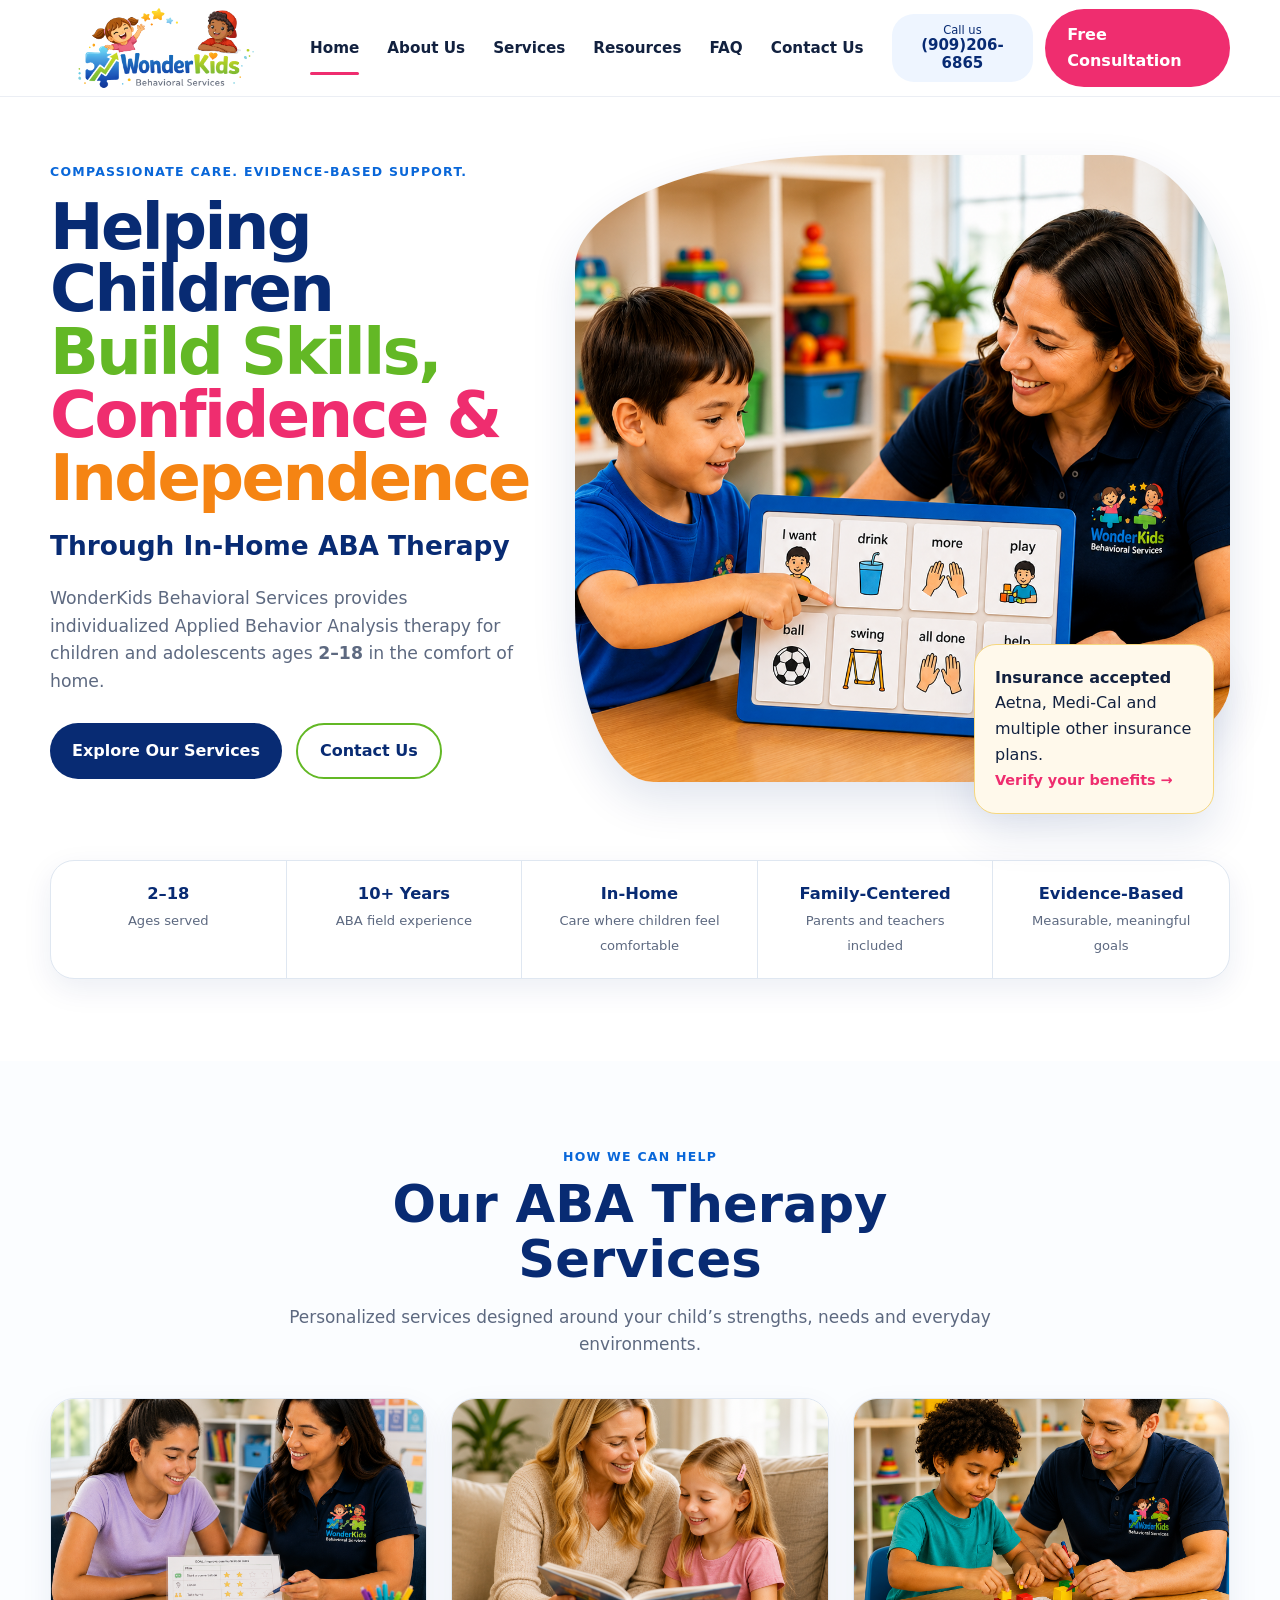
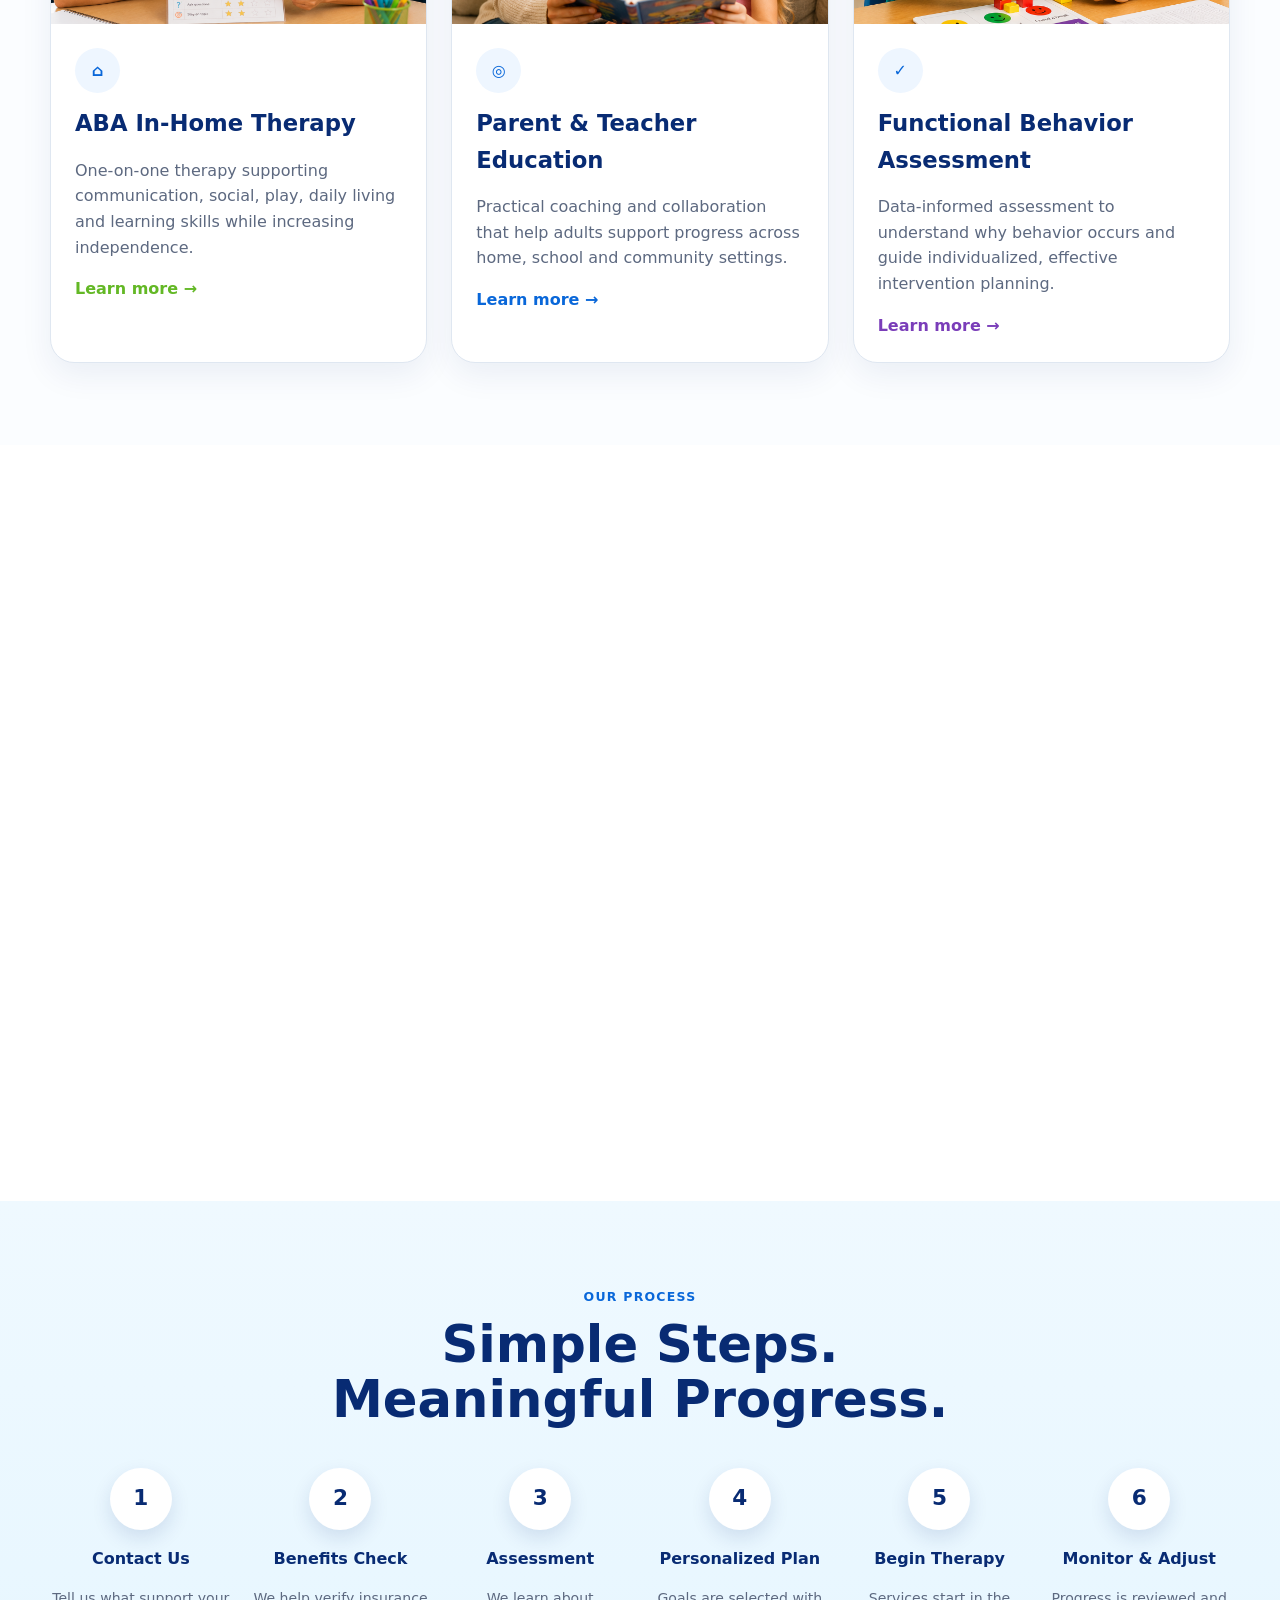
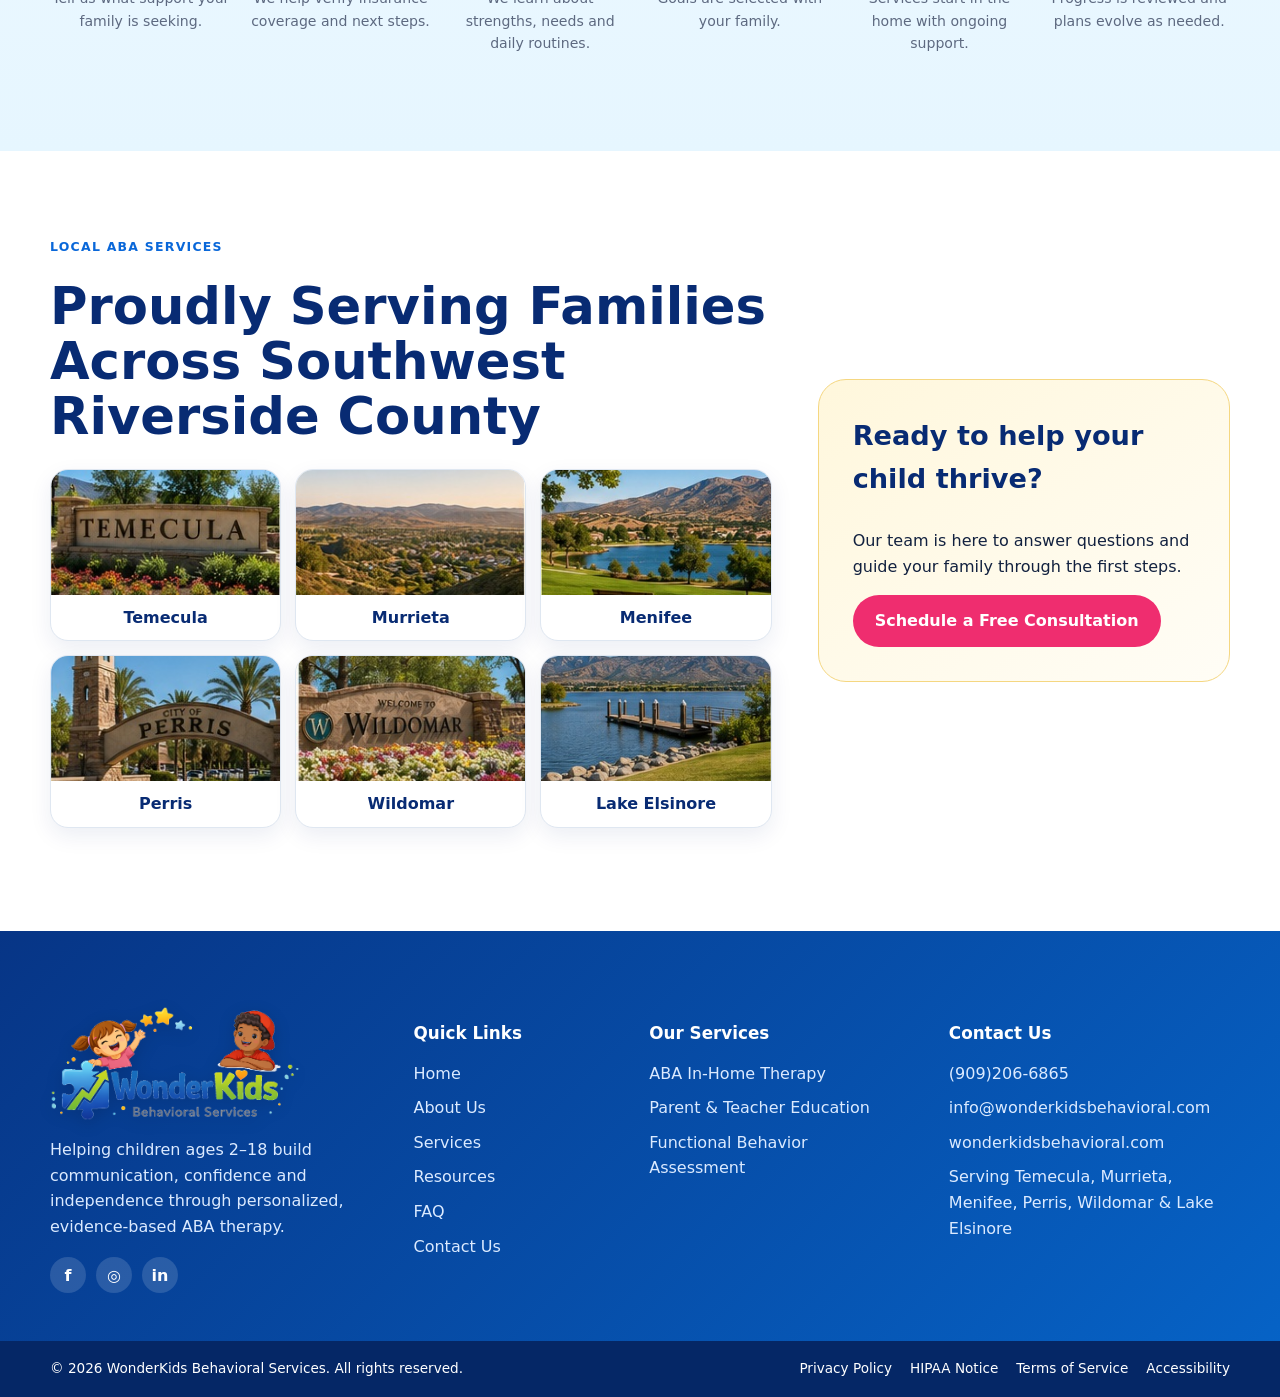
<file: index.html>
<!doctype html>
<html lang="en">
<head><!-- Google tag (gtag.js) -->
<script async src="https://www.googletagmanager.com/gtag/js?id=G-BEHNQ47SXS"></script>
<script>
  window.dataLayer = window.dataLayer || [];
  function gtag(){dataLayer.push(arguments);}
  gtag('js', new Date());

  gtag('config', 'G-BEHNQ47SXS');
</script>

<meta charset="utf-8">
<meta name="viewport" content="width=device-width,initial-scale=1">
<title>In-Home ABA Therapy in Temecula &amp; Southwest Riverside County | WonderKids</title>
<meta name="description" content="WonderKids Behavioral Services provides in-home ABA therapy, parent and teacher training, and Functional Behavior Assessments for ages 2–18 in Temecula, Murrieta, Menifee, Perris, Wildomar and Lake Elsinore.">
<meta name="robots" content="index,follow,max-image-preview:large">
<link rel="canonical" href="https://wonderkidsbehavioral.com/">
<meta property="og:type" content="website">
<meta property="og:title" content="In-Home ABA Therapy in Temecula &amp; Southwest Riverside County | WonderKids">
<meta property="og:description" content="WonderKids Behavioral Services provides in-home ABA therapy, parent and teacher training, and Functional Behavior Assessments for ages 2–18 in Temecula, Murrieta, Menifee, Perris, Wildomar and Lake Elsinore.">
<meta property="og:url" content="https://wonderkidsbehavioral.com/">
<meta property="og:image" content="https://wonderkidsbehavioral.com/assets/blonde34.png?v=20260713-2">
<meta name="twitter:card" content="summary_large_image">
<link rel="icon" href="assets/logo.png?v=20260712">
<link rel="stylesheet" href="assets/style.css">
<script defer src="assets/site.js"></script>
<script type="application/ld+json">{
"@context":"https://schema.org","@type":"MedicalBusiness","name":"WonderKids Behavioral Services","url":"https://wonderkidsbehavioral.com","telephone":"+1-951-538-7451","email":"info@wonderkidsbehavioral.com","image":"https://wonderkidsbehavioral.com/assets/logo.png?v=20260712","description":"In-home Applied Behavior Analysis therapy for children and adolescents ages 2 to 18 in Southwest Riverside County.","areaServed":["Temecula","Murrieta","Menifee","Perris","Wildomar","Lake Elsinore"],"medicalSpecialty":"Behavioral Therapy","priceRange":"Insurance and self-pay options vary"}</script>
</head><body>
<a class="skip-link" href="#main">Skip to main content</a>
<header class="site-header">
  <div class="shell header-inner">
    <a class="brand" href="index.html" aria-label="WonderKids Behavioral Services home"><img src="assets/logo.png?v=20260712" alt="WonderKids Behavioral Services"></a>
    <button class="menu-toggle" aria-expanded="false" aria-controls="main-nav" aria-label="Open navigation"><span></span><span></span><span></span></button>
    <nav id="main-nav" class="main-nav" aria-label="Primary navigation"><a class="nav-link active" href="index.html">Home</a><a class="nav-link " href="about.html">About Us</a><a class="nav-link " href="services.html">Services</a><a class="nav-link " href="resources.html">Resources</a><a class="nav-link " href="faq.html">FAQ</a><a class="nav-link " href="contact.html">Contact Us</a></nav>
    <div class="header-cta"><a class="phone-pill" href="tel:+19092066865"><span>Call us</span><strong>(909)206-6865</strong></a><a class="btn btn-pink" href="contact.html">Free Consultation</a></div>
  </div>
</header><main id="main">
<section class="hero section-pad">
  <div class="shell hero-grid">
    <div class="hero-copy reveal"><div class="eyebrow">Compassionate care. Evidence-based support.</div><h1 class="color-headline"><span class="headline-blue">Helping Children</span><span class="headline-green">Build Skills,</span><span class="headline-pink">Confidence &amp;</span><span class="headline-orange">Independence</span></h1><h2>Through In-Home ABA Therapy</h2><p>WonderKids Behavioral Services provides individualized Applied Behavior Analysis therapy for children and adolescents ages <strong>2–18</strong> in the comfort of home.</p><div class="button-row"><a class="btn btn-blue" href="services.html">Explore Our Services</a><a class="btn btn-outline" href="contact.html">Contact Us</a></div></div>
    <div class="hero-media reveal"><img src="assets/blonde34.png?v=20260713-2" alt="A child using a picture communication board with a female ABA therapist"><div class="insurance-card"><strong>Insurance accepted</strong><span>Aetna, Medi-Cal and multiple other insurance plans.</span><a href="contact.html">Verify your benefits →</a></div></div>
  </div>
  <div class="shell trust-strip"><div><b>2–18</b><span>Ages served</span></div><div><b>10+ Years</b><span>ABA field experience</span></div><div><b>In-Home</b><span>Care where children feel comfortable</span></div><div><b>Family-Centered</b><span>Parents and teachers included</span></div><div><b>Evidence-Based</b><span>Measurable, meaningful goals</span></div></div>
</section>
<section class="section-pad pale"><div class="shell"><div class="section-heading"><span>How we can help</span><h2>Our ABA Therapy Services</h2><p>Personalized services designed around your child’s strengths, needs and everyday environments.</p></div><div class="cards three">
<article class="service-card green reveal"><img src="assets/teenager.png?v=20260713" alt="A teenage client practicing communication skills with an ABA therapist"><div><span class="icon-badge">⌂</span><h3>ABA In-Home Therapy</h3><p>One-on-one therapy supporting communication, social, play, daily living and learning skills while increasing independence.</p><a href="services.html#in-home">Learn more →</a></div></article>
<article class="service-card blue reveal"><img src="assets/blonde.png?v=20260713" alt="A mother reading with her daughter"><div><span class="icon-badge">◎</span><h3>Parent &amp; Teacher Education</h3><p>Practical coaching and collaboration that help adults support progress across home, school and community settings.</p><a href="services.html#training">Learn more →</a></div></article>
<article class="service-card purple reveal"><img src="assets/green.png?v=20260713" alt="A child completing an emotions activity with a behavioral therapist"><div><span class="icon-badge">✓</span><h3>Functional Behavior Assessment</h3><p>Data-informed assessment to understand why behavior occurs and guide individualized, effective intervention planning.</p><a href="services.html#fba">Learn more →</a></div></article>
</div></div></section>
<section class="section-pad"><div class="shell split"><div class="photo-card reveal"><img src="assets/smiling.png?v=20260713" alt="Three smiling children playing with colorful building blocks"></div><div class="copy-block reveal"><span class="eyebrow">Our mission</span><h2>Meaningful progress that lasts beyond the therapy session.</h2><p>Our mission is to help children discover their strengths, build essential skills and participate more fully in family, school and community life. We combine evidence-based ABA with warmth, creativity and close family partnership.</p><ul class="check-list"><li>Individualized goals based on each child’s needs</li><li>Clear progress monitoring and family communication</li><li>Respectful, strengths-based and child-centered care</li><li>Strategies that carry over into everyday routines</li></ul><a class="text-link" href="about.html">Meet WonderKids →</a></div></div></section>
<section class="section-pad sky"><div class="shell"><div class="section-heading"><span>Our process</span><h2>Simple Steps. Meaningful Progress.</h2></div><div class="process-grid"><div><b>1</b><h3>Contact Us</h3><p>Tell us what support your family is seeking.</p></div><div><b>2</b><h3>Benefits Check</h3><p>We help verify insurance coverage and next steps.</p></div><div><b>3</b><h3>Assessment</h3><p>We learn about strengths, needs and daily routines.</p></div><div><b>4</b><h3>Personalized Plan</h3><p>Goals are selected with your family.</p></div><div><b>5</b><h3>Begin Therapy</h3><p>Services start in the home with ongoing support.</p></div><div><b>6</b><h3>Monitor &amp; Adjust</h3><p>Progress is reviewed and plans evolve as needed.</p></div></div></div></section>
<section class="section-pad"><div class="shell local-grid"><div><span class="eyebrow">Local ABA services</span><h2>Proudly Serving Families Across Southwest Riverside County</h2><div class="city-photo-grid">
<figure><img src="assets/temecula.jpg" alt="Temecula California service area"><figcaption>Temecula</figcaption></figure>
<figure><img src="assets/murrieta.jpg" alt="Murrieta California service area"><figcaption>Murrieta</figcaption></figure>
<figure><img src="assets/menifee.jpg" alt="Menifee California service area"><figcaption>Menifee</figcaption></figure>
<figure><img src="assets/perris.jpg" alt="Perris California service area"><figcaption>Perris</figcaption></figure>
<figure><img src="assets/wildomar.jpg" alt="Wildomar California service area"><figcaption>Wildomar</figcaption></figure>
<figure><img src="assets/lake-elsinore.jpg" alt="Lake Elsinore California service area"><figcaption>Lake Elsinore</figcaption></figure>
</div></div><div class="cta-card"><h3>Ready to help your child thrive?</h3><p>Our team is here to answer questions and guide your family through the first steps.</p><a class="btn btn-pink" href="contact.html">Schedule a Free Consultation</a></div></div></section>
</main><footer class="site-footer">
<div class="footer-wave" aria-hidden="true"></div>
<div class="shell footer-grid">
  <div class="footer-brand"><img src="assets/logo.png?v=20260712" alt="WonderKids Behavioral Services"><p>Helping children ages 2–18 build communication, confidence and independence through personalized, evidence-based ABA therapy.</p><div class="socials"><a href="#" aria-label="Facebook">f</a><a href="#" aria-label="Instagram">◎</a><a href="#" aria-label="LinkedIn">in</a></div></div>
  <div><h2>Quick Links</h2><ul><li><a href="index.html">Home</a></li><li><a href="about.html">About Us</a></li><li><a href="services.html">Services</a></li><li><a href="resources.html">Resources</a></li><li><a href="faq.html">FAQ</a></li><li><a href="contact.html">Contact Us</a></li></ul></div>
  <div><h2>Our Services</h2><ul><li><a href="services.html#in-home">ABA In-Home Therapy</a></li><li><a href="services.html#training">Parent &amp; Teacher Education</a></li><li><a href="services.html#fba">Functional Behavior Assessment</a></li></ul></div>
  <div><h2>Contact Us</h2><ul class="contact-list"><li><a href="tel:+19092066865">(909)206-6865</a></li><li><a href="mailto:info@wonderkidsbehavioral.com">info@wonderkidsbehavioral.com</a></li><li><a href="https://wonderkidsbehavioral.com">wonderkidsbehavioral.com</a></li><li>Serving Temecula, Murrieta, Menifee, Perris, Wildomar &amp; Lake Elsinore</li></ul></div>
</div>
<div class="footer-bottom"><div class="shell"><span>© 2026 WonderKids Behavioral Services. All rights reserved.</span><div><a href="privacy.html">Privacy Policy</a><a href="hipaa.html">HIPAA Notice</a><a href="terms.html">Terms of Service</a><a href="accessibility.html">Accessibility</a></div></div></div>
</footer>
</body></html>
</file>
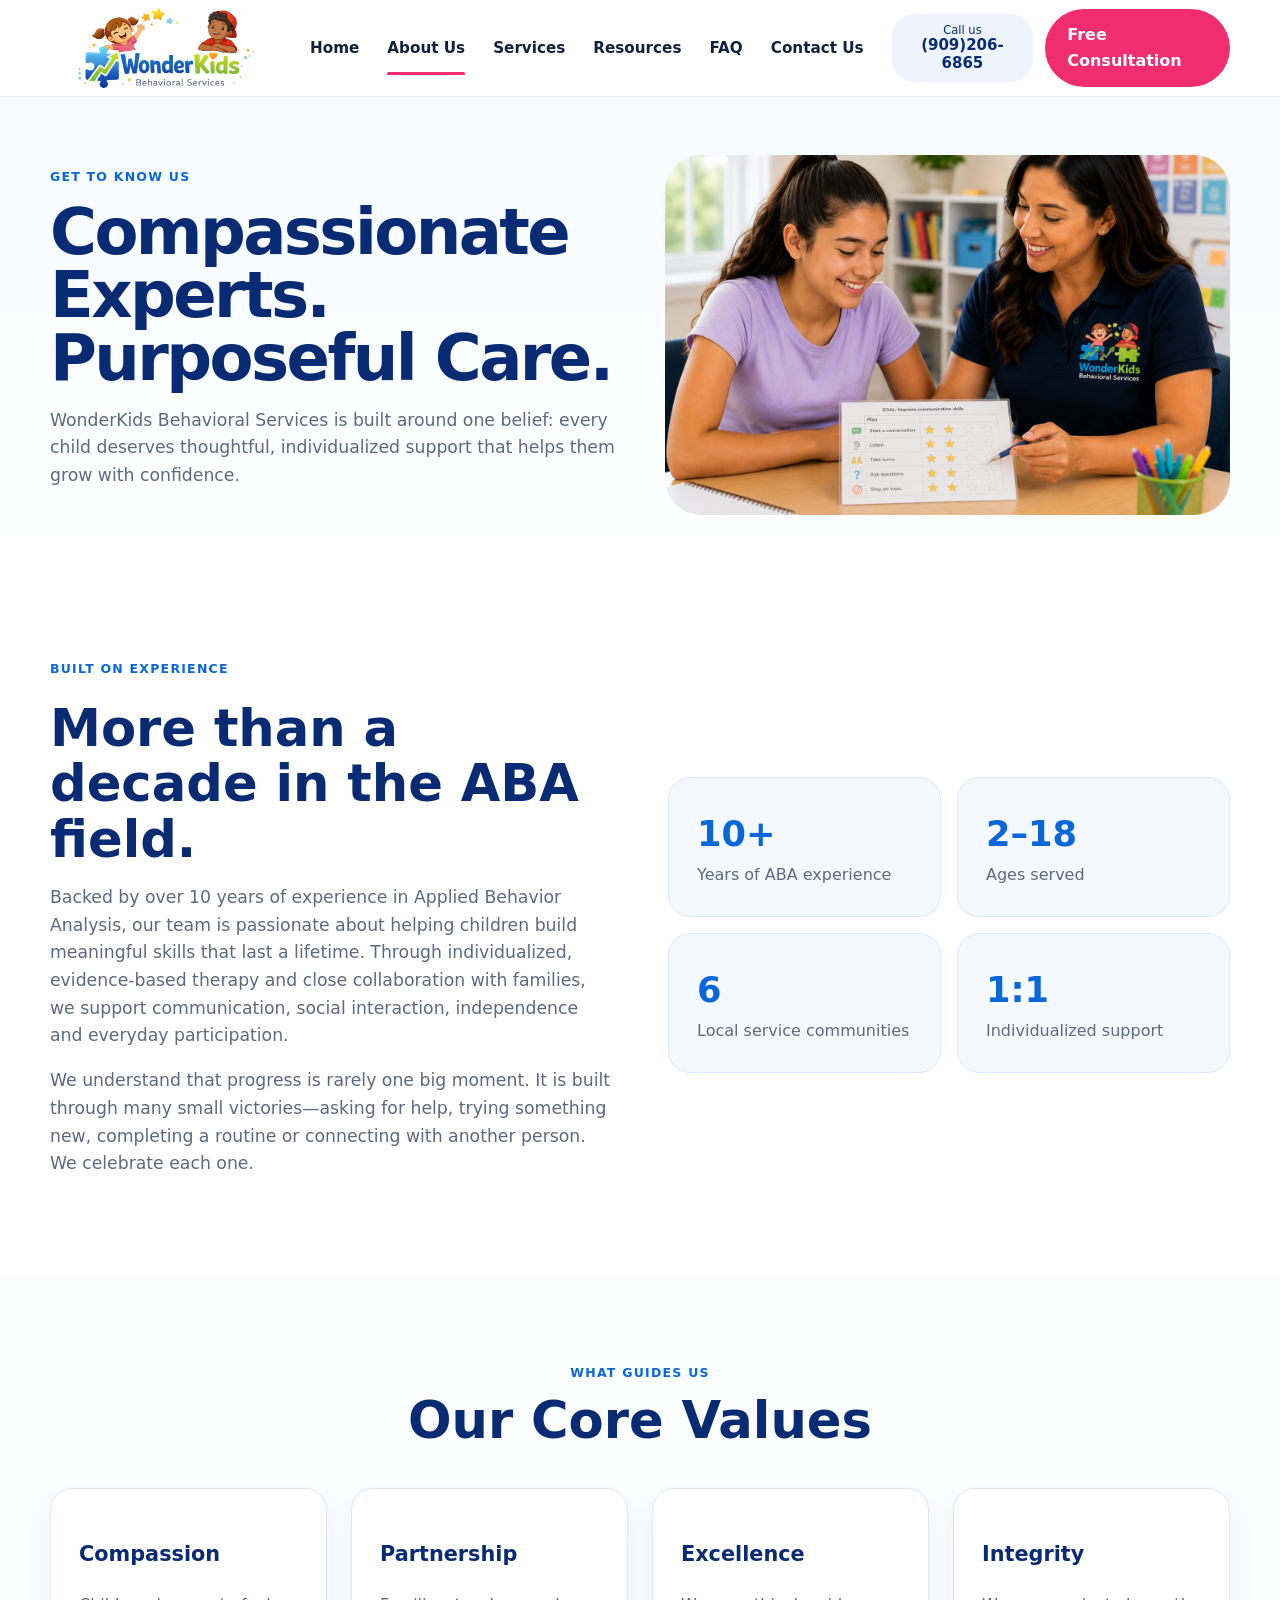
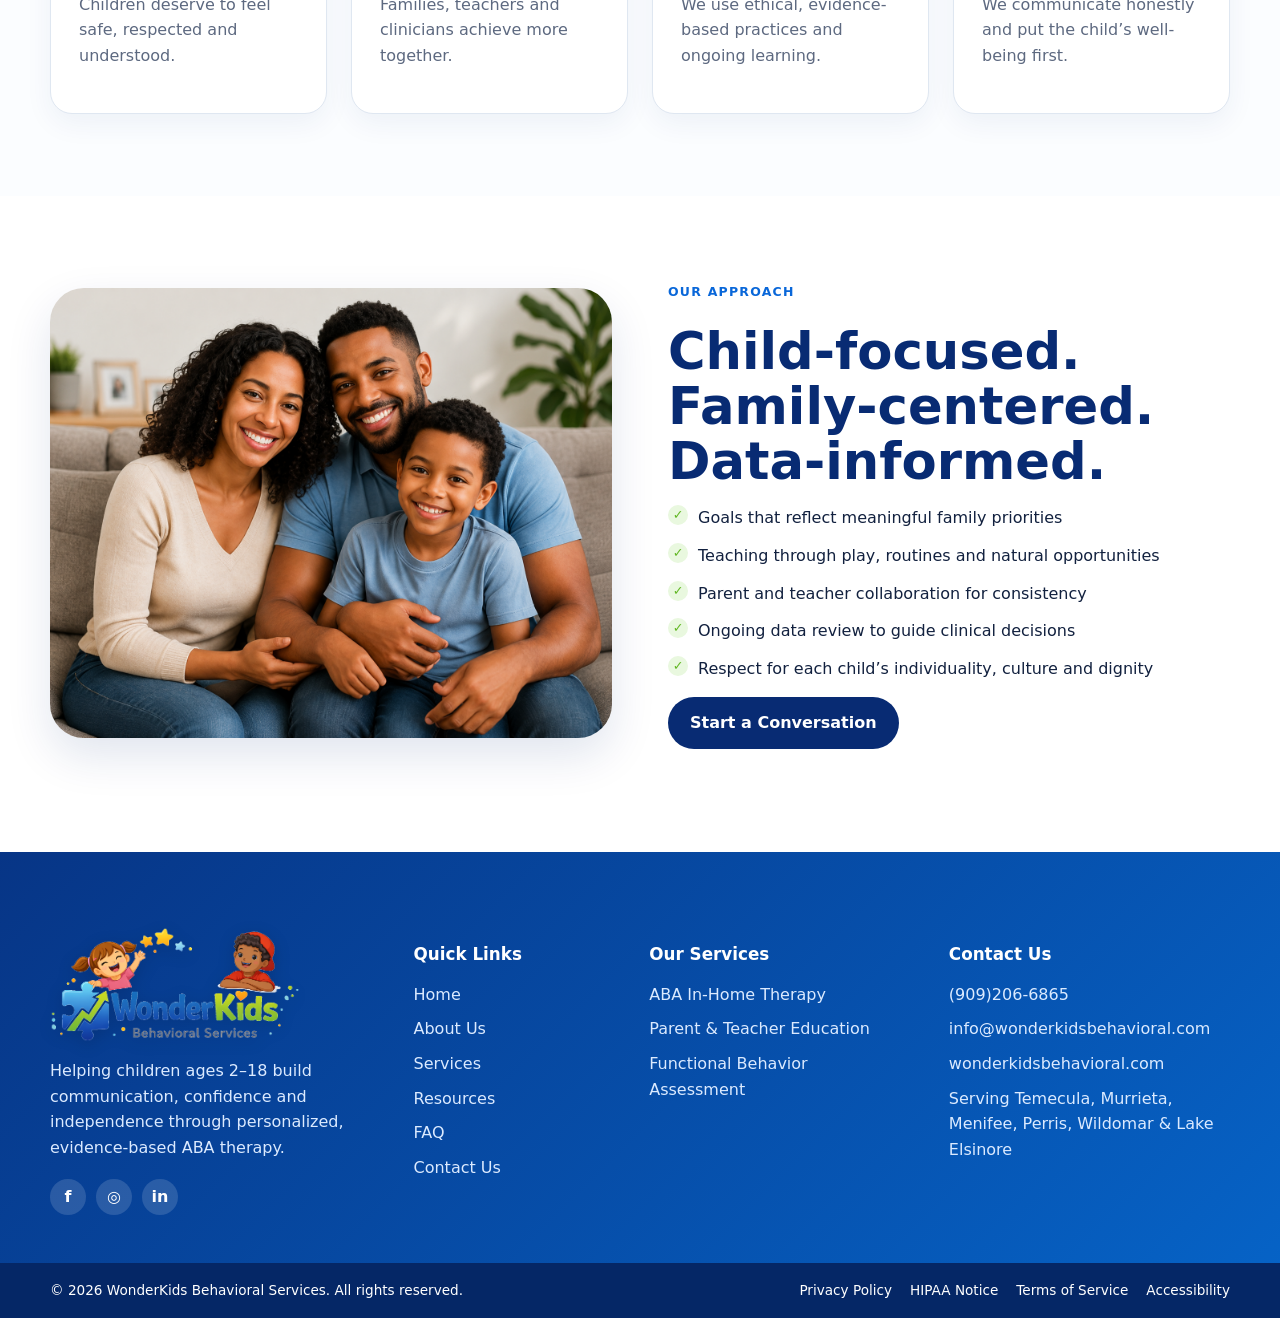
<file: about.html>
<!doctype html>
<html lang="en">
<head><!-- Google tag (gtag.js) -->
<script async src="https://www.googletagmanager.com/gtag/js?id=G-BEHNQ47SXS"></script>
<script>
  window.dataLayer = window.dataLayer || [];
  function gtag(){dataLayer.push(arguments);}
  gtag('js', new Date());

  gtag('config', 'G-BEHNQ47SXS');
</script>

<meta charset="utf-8">
<meta name="viewport" content="width=device-width,initial-scale=1">
<title>About WonderKids Behavioral Services | Experienced ABA Team</title>
<meta name="description" content="Learn about WonderKids Behavioral Services, a compassionate, family-centered ABA provider with more than 10 years of experience in the ABA field.">
<meta name="robots" content="index,follow,max-image-preview:large">
<link rel="canonical" href="https://wonderkidsbehavioral.com/about.html">
<meta property="og:type" content="website">
<meta property="og:title" content="About WonderKids Behavioral Services | Experienced ABA Team">
<meta property="og:description" content="Learn about WonderKids Behavioral Services, a compassionate, family-centered ABA provider with more than 10 years of experience in the ABA field.">
<meta property="og:url" content="https://wonderkidsbehavioral.com/about.html">
<meta property="og:image" content="https://wonderkidsbehavioral.com/assets/in-home-setting.jpg?v=20260712">
<meta name="twitter:card" content="summary_large_image">
<link rel="icon" href="assets/logo.png?v=20260712">
<link rel="stylesheet" href="assets/style.css">
<script defer src="assets/site.js"></script>

</head><body>
<a class="skip-link" href="#main">Skip to main content</a>
<header class="site-header">
  <div class="shell header-inner">
    <a class="brand" href="index.html" aria-label="WonderKids Behavioral Services home"><img src="assets/logo.png?v=20260712" alt="WonderKids Behavioral Services"></a>
    <button class="menu-toggle" aria-expanded="false" aria-controls="main-nav" aria-label="Open navigation"><span></span><span></span><span></span></button>
    <nav id="main-nav" class="main-nav" aria-label="Primary navigation"><a class="nav-link " href="index.html">Home</a><a class="nav-link active" href="about.html">About Us</a><a class="nav-link " href="services.html">Services</a><a class="nav-link " href="resources.html">Resources</a><a class="nav-link " href="faq.html">FAQ</a><a class="nav-link " href="contact.html">Contact Us</a></nav>
    <div class="header-cta"><a class="phone-pill" href="tel:+19092066865"><span>Call us</span><strong>(909)206-6865</strong></a><a class="btn btn-pink" href="contact.html">Free Consultation</a></div>
  </div>
</header><main id="main"><section class="page-hero"><div class="shell page-hero-grid"><div><span class="eyebrow">Get to know us</span><h1>Compassionate Experts. Purposeful Care.</h1><p>WonderKids Behavioral Services is built around one belief: every child deserves thoughtful, individualized support that helps them grow with confidence.</p></div><img src="assets/teenager.png?v=20260713-2" alt="ABA therapist supporting a child with communication skills"></div></section>
<section class="section-pad"><div class="shell split"><div class="copy-block"><span class="eyebrow">Built on experience</span><h2>More than a decade in the ABA field.</h2><p>Backed by over 10 years of experience in Applied Behavior Analysis, our team is passionate about helping children build meaningful skills that last a lifetime. Through individualized, evidence-based therapy and close collaboration with families, we support communication, social interaction, independence and everyday participation.</p><p>We understand that progress is rarely one big moment. It is built through many small victories—asking for help, trying something new, completing a routine or connecting with another person. We celebrate each one.</p></div><div class="stats-panel"><div><b>10+</b><span>Years of ABA experience</span></div><div><b>2–18</b><span>Ages served</span></div><div><b>6</b><span>Local service communities</span></div><div><b>1:1</b><span>Individualized support</span></div></div></div></section>
<section class="section-pad pale"><div class="shell"><div class="section-heading"><span>What guides us</span><h2>Our Core Values</h2></div><div class="cards four"><article class="mini-card"><h3>Compassion</h3><p>Children deserve to feel safe, respected and understood.</p></article><article class="mini-card"><h3>Partnership</h3><p>Families, teachers and clinicians achieve more together.</p></article><article class="mini-card"><h3>Excellence</h3><p>We use ethical, evidence-based practices and ongoing learning.</p></article><article class="mini-card"><h3>Integrity</h3><p>We communicate honestly and put the child’s well-being first.</p></article></div></div></section>
<section class="section-pad"><div class="shell split"><div class="photo-card"><img src="assets/black.png?v=20260713" alt="A smiling family sitting together"></div><div class="copy-block"><span class="eyebrow">Our approach</span><h2>Child-focused. Family-centered. Data-informed.</h2><ul class="check-list"><li>Goals that reflect meaningful family priorities</li><li>Teaching through play, routines and natural opportunities</li><li>Parent and teacher collaboration for consistency</li><li>Ongoing data review to guide clinical decisions</li><li>Respect for each child’s individuality, culture and dignity</li></ul><a class="btn btn-blue" href="contact.html">Start a Conversation</a></div></div></section></main><footer class="site-footer">
<div class="footer-wave" aria-hidden="true"></div>
<div class="shell footer-grid">
  <div class="footer-brand"><img src="assets/logo.png?v=20260712" alt="WonderKids Behavioral Services"><p>Helping children ages 2–18 build communication, confidence and independence through personalized, evidence-based ABA therapy.</p><div class="socials"><a href="#" aria-label="Facebook">f</a><a href="#" aria-label="Instagram">◎</a><a href="#" aria-label="LinkedIn">in</a></div></div>
  <div><h2>Quick Links</h2><ul><li><a href="index.html">Home</a></li><li><a href="about.html">About Us</a></li><li><a href="services.html">Services</a></li><li><a href="resources.html">Resources</a></li><li><a href="faq.html">FAQ</a></li><li><a href="contact.html">Contact Us</a></li></ul></div>
  <div><h2>Our Services</h2><ul><li><a href="services.html#in-home">ABA In-Home Therapy</a></li><li><a href="services.html#training">Parent &amp; Teacher Education</a></li><li><a href="services.html#fba">Functional Behavior Assessment</a></li></ul></div>
  <div><h2>Contact Us</h2><ul class="contact-list"><li><a href="tel:+19092066865">(909)206-6865</a></li><li><a href="mailto:info@wonderkidsbehavioral.com">info@wonderkidsbehavioral.com</a></li><li><a href="https://wonderkidsbehavioral.com">wonderkidsbehavioral.com</a></li><li>Serving Temecula, Murrieta, Menifee, Perris, Wildomar &amp; Lake Elsinore</li></ul></div>
</div>
<div class="footer-bottom"><div class="shell"><span>© 2026 WonderKids Behavioral Services. All rights reserved.</span><div><a href="privacy.html">Privacy Policy</a><a href="hipaa.html">HIPAA Notice</a><a href="terms.html">Terms of Service</a><a href="accessibility.html">Accessibility</a></div></div></div>
</footer>
</body></html>
</file>
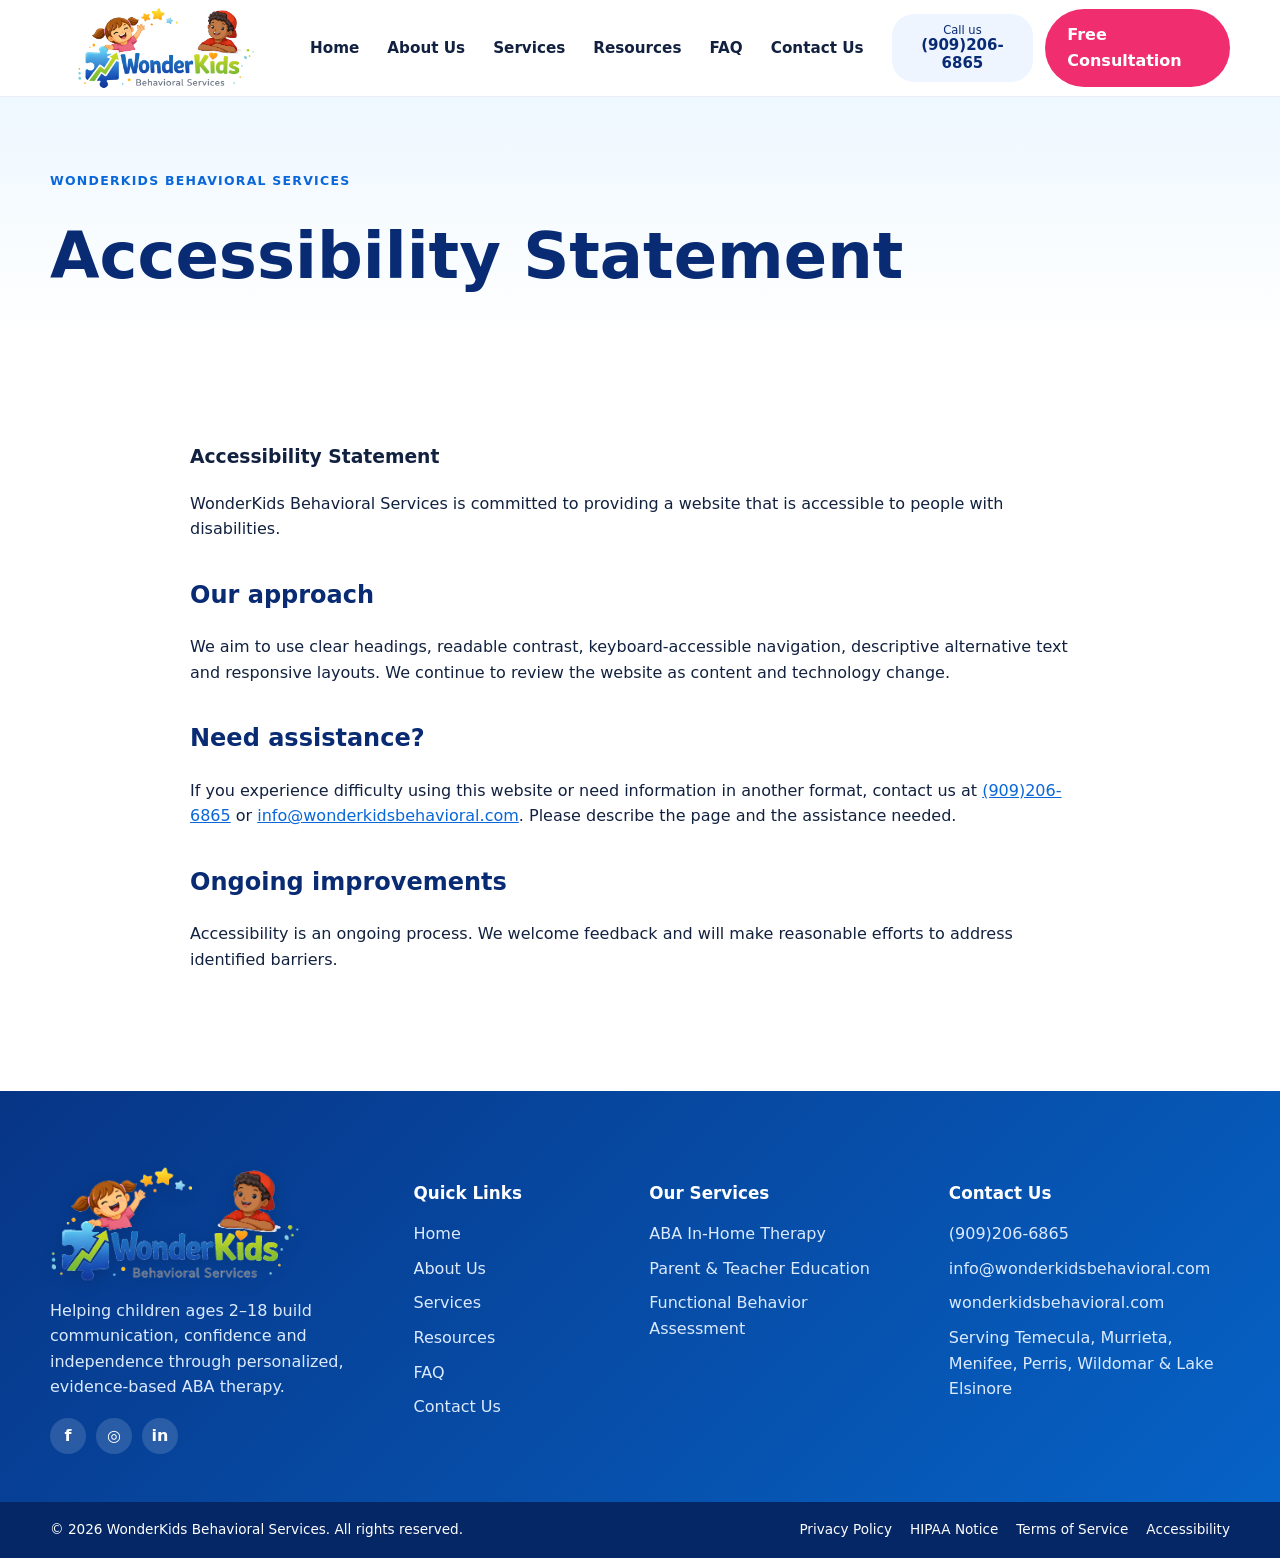
<file: accessibility.html>
<!doctype html>
<html lang="en">
<head>
<meta charset="utf-8">
<meta name="viewport" content="width=device-width,initial-scale=1">
<title>Accessibility Statement | WonderKids Behavioral Services</title>
<meta name="description" content="Accessibility statement for WonderKids Behavioral Services.">
<meta name="robots" content="index,follow,max-image-preview:large">
<link rel="canonical" href="https://wonderkidsbehavioral.com/accessibility.html">
<meta property="og:type" content="website">
<meta property="og:title" content="Accessibility Statement | WonderKids Behavioral Services">
<meta property="og:description" content="Accessibility statement for WonderKids Behavioral Services.">
<meta property="og:url" content="https://wonderkidsbehavioral.com/accessibility.html">
<meta property="og:image" content="https://wonderkidsbehavioral.com/assets/hero-pecs.png?v=20260713-2">
<meta name="twitter:card" content="summary_large_image">
<link rel="icon" href="assets/logo.png?v=20260712">
<link rel="stylesheet" href="assets/style.css">
<script defer src="assets/site.js"></script>

</head><body>
<a class="skip-link" href="#main">Skip to main content</a>
<header class="site-header">
  <div class="shell header-inner">
    <a class="brand" href="index.html" aria-label="WonderKids Behavioral Services home"><img src="assets/logo.png?v=20260712" alt="WonderKids Behavioral Services"></a>
    <button class="menu-toggle" aria-expanded="false" aria-controls="main-nav" aria-label="Open navigation"><span></span><span></span><span></span></button>
    <nav id="main-nav" class="main-nav" aria-label="Primary navigation"><a class="nav-link " href="index.html">Home</a><a class="nav-link " href="about.html">About Us</a><a class="nav-link " href="services.html">Services</a><a class="nav-link " href="resources.html">Resources</a><a class="nav-link " href="faq.html">FAQ</a><a class="nav-link " href="contact.html">Contact Us</a></nav>
    <div class="header-cta"><a class="phone-pill" href="tel:+19092066865"><span>Call us</span><strong>(909)206-6865</strong></a><a class="btn btn-pink" href="contact.html">Free Consultation</a></div>
  </div>
</header><main id="main"><section class="legal-hero"><div class="shell"><span class="eyebrow">WonderKids Behavioral Services</span><h1>Accessibility Statement</h1></div></section><section class="section-pad"><article class="shell legal-copy"><h1>Accessibility Statement</h1><p>WonderKids Behavioral Services is committed to providing a website that is accessible to people with disabilities.</p><h2>Our approach</h2><p>We aim to use clear headings, readable contrast, keyboard-accessible navigation, descriptive alternative text and responsive layouts. We continue to review the website as content and technology change.</p><h2>Need assistance?</h2><p>If you experience difficulty using this website or need information in another format, contact us at <a href="tel:+19092066865">(909)206-6865</a> or <a href="mailto:info@wonderkidsbehavioral.com">info@wonderkidsbehavioral.com</a>. Please describe the page and the assistance needed.</p><h2>Ongoing improvements</h2><p>Accessibility is an ongoing process. We welcome feedback and will make reasonable efforts to address identified barriers.</p></article></section></main><footer class="site-footer">
<div class="footer-wave" aria-hidden="true"></div>
<div class="shell footer-grid">
  <div class="footer-brand"><img src="assets/logo.png?v=20260712" alt="WonderKids Behavioral Services"><p>Helping children ages 2–18 build communication, confidence and independence through personalized, evidence-based ABA therapy.</p><div class="socials"><a href="#" aria-label="Facebook">f</a><a href="#" aria-label="Instagram">◎</a><a href="#" aria-label="LinkedIn">in</a></div></div>
  <div><h2>Quick Links</h2><ul><li><a href="index.html">Home</a></li><li><a href="about.html">About Us</a></li><li><a href="services.html">Services</a></li><li><a href="resources.html">Resources</a></li><li><a href="faq.html">FAQ</a></li><li><a href="contact.html">Contact Us</a></li></ul></div>
  <div><h2>Our Services</h2><ul><li><a href="services.html#in-home">ABA In-Home Therapy</a></li><li><a href="services.html#training">Parent &amp; Teacher Education</a></li><li><a href="services.html#fba">Functional Behavior Assessment</a></li></ul></div>
  <div><h2>Contact Us</h2><ul class="contact-list"><li><a href="tel:+19092066865">(909)206-6865</a></li><li><a href="mailto:info@wonderkidsbehavioral.com">info@wonderkidsbehavioral.com</a></li><li><a href="https://wonderkidsbehavioral.com">wonderkidsbehavioral.com</a></li><li>Serving Temecula, Murrieta, Menifee, Perris, Wildomar &amp; Lake Elsinore</li></ul></div>
</div>
<div class="footer-bottom"><div class="shell"><span>© 2026 WonderKids Behavioral Services. All rights reserved.</span><div><a href="privacy.html">Privacy Policy</a><a href="hipaa.html">HIPAA Notice</a><a href="terms.html">Terms of Service</a><a href="accessibility.html">Accessibility</a></div></div></div>
</footer>
</body></html>
</file>
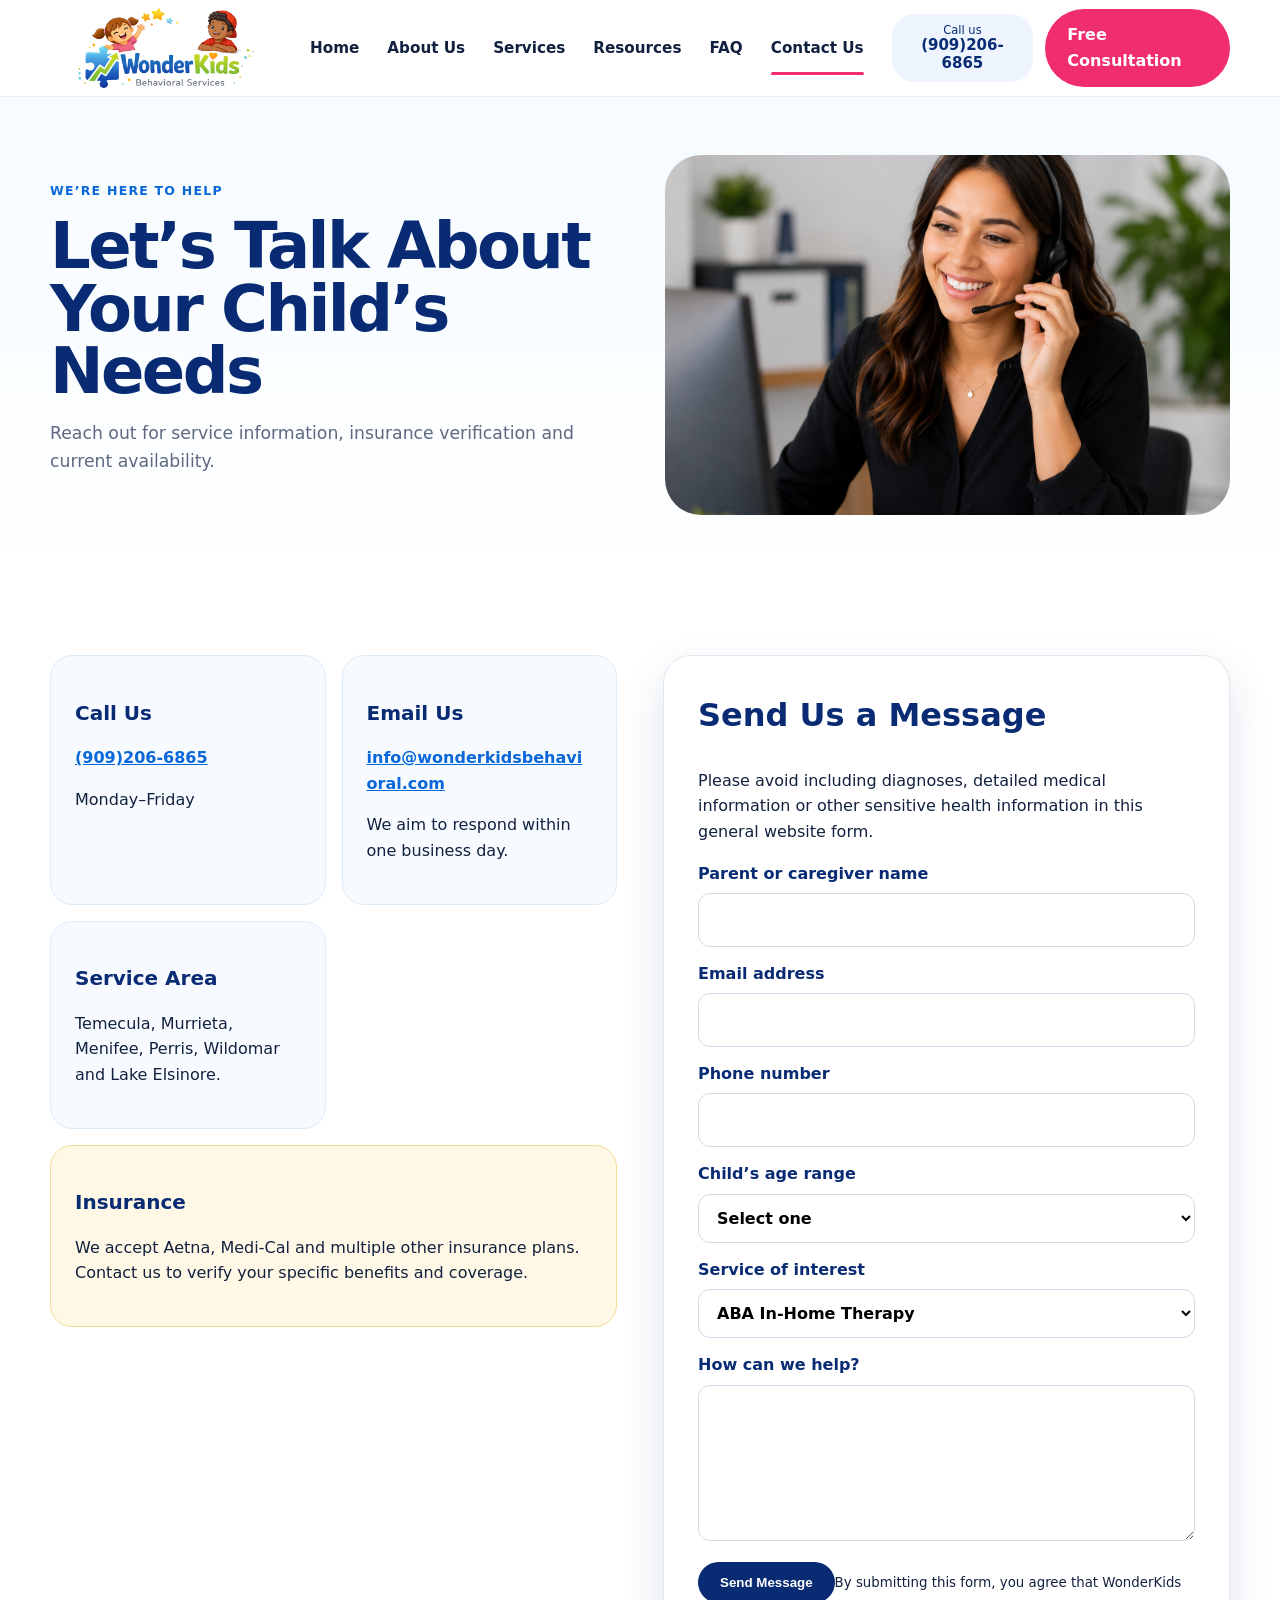
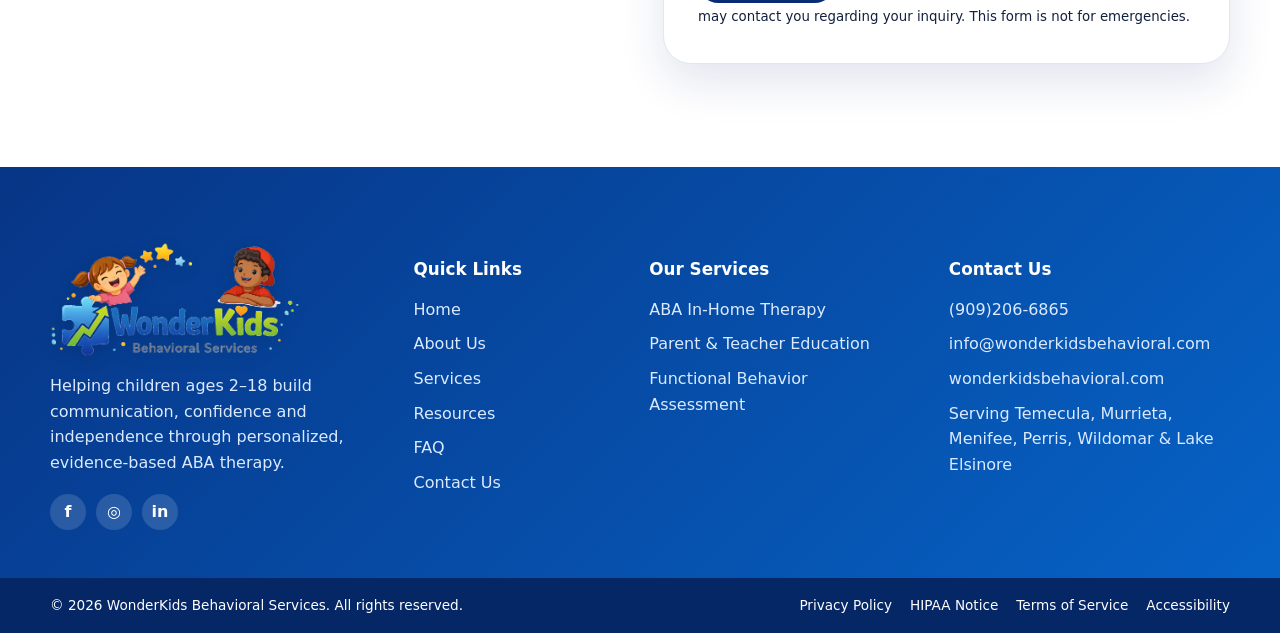
<file: contact.html>
<!doctype html>
<html lang="en">
<head><!-- Google tag (gtag.js) -->
<script async src="https://www.googletagmanager.com/gtag/js?id=G-BEHNQ47SXS"></script>
<script>
  window.dataLayer = window.dataLayer || [];
  function gtag(){dataLayer.push(arguments);}
  gtag('js', new Date());

  gtag('config', 'G-BEHNQ47SXS');
</script>

<meta charset="utf-8">
<meta name="viewport" content="width=device-width,initial-scale=1">
<title>Contact WonderKids Behavioral Services | Request ABA Services</title>
<meta name="description" content="Contact WonderKids Behavioral Services for in-home ABA therapy, insurance verification and service availability in Southwest Riverside County.">
<meta name="robots" content="index,follow,max-image-preview:large">
<link rel="canonical" href="https://wonderkidsbehavioral.com/contact.html">
<meta property="og:type" content="website">
<meta property="og:title" content="Contact WonderKids Behavioral Services | Request ABA Services">
<meta property="og:description" content="Contact WonderKids Behavioral Services for in-home ABA therapy, insurance verification and service availability in Southwest Riverside County.">
<meta property="og:url" content="https://wonderkidsbehavioral.com/contact.html">
<meta property="og:image" content="https://wonderkidsbehavioral.com/assets/contact-telephone.png?v=20260713">
<meta name="twitter:card" content="summary_large_image">
<link rel="icon" href="assets/logo.png?v=20260712">
<link rel="stylesheet" href="assets/style.css">
<script defer src="assets/site.js"></script>

</head><body>
<a class="skip-link" href="#main">Skip to main content</a>
<header class="site-header">
  <div class="shell header-inner">
    <a class="brand" href="index.html" aria-label="WonderKids Behavioral Services home"><img src="assets/logo.png?v=20260712" alt="WonderKids Behavioral Services"></a>
    <button class="menu-toggle" aria-expanded="false" aria-controls="main-nav" aria-label="Open navigation"><span></span><span></span><span></span></button>
    <nav id="main-nav" class="main-nav" aria-label="Primary navigation"><a class="nav-link " href="index.html">Home</a><a class="nav-link " href="about.html">About Us</a><a class="nav-link " href="services.html">Services</a><a class="nav-link " href="resources.html">Resources</a><a class="nav-link " href="faq.html">FAQ</a><a class="nav-link active" href="contact.html">Contact Us</a></nav>
    <div class="header-cta"><a class="phone-pill" href="tel:+19092066865"><span>Call us</span><strong>(909)206-6865</strong></a><a class="btn btn-pink" href="contact.html">Free Consultation</a></div>
  </div>
</header><main id="main"><section class="page-hero"><div class="shell page-hero-grid"><div><span class="eyebrow">We’re here to help</span><h1>Let’s Talk About Your Child’s Needs</h1><p>Reach out for service information, insurance verification and current availability.</p></div><img src="assets/contact-telephone.png?v=20260713" alt="A customer care representative speaking on a headset"></div></section>
<section class="section-pad"><div class="shell contact-grid"><div><div class="contact-cards"><article><h2>Call Us</h2><a href="tel:+19092066865">(909)206-6865</a><p>Monday–Friday</p></article><article><h2>Email Us</h2><a href="mailto:info@wonderkidsbehavioral.com">info@wonderkidsbehavioral.com</a><p>We aim to respond within one business day.</p></article><article><h2>Service Area</h2><p>Temecula, Murrieta, Menifee, Perris, Wildomar and Lake Elsinore.</p></article></div><div class="insurance-box"><h2>Insurance</h2><p>We accept Aetna, Medi-Cal and multiple other insurance plans. Contact us to verify your specific benefits and coverage.</p></div></div>
<form class="contact-form" name="contact" method="POST" data-netlify="true" netlify-honeypot="bot-field"><input type="hidden" name="form-name" value="contact"><p class="hidden"><label>Do not fill this out: <input name="bot-field"></label></p><h2>Send Us a Message</h2><p>Please avoid including diagnoses, detailed medical information or other sensitive health information in this general website form.</p><label>Parent or caregiver name<input required name="name" autocomplete="name"></label><label>Email address<input required type="email" name="email" autocomplete="email"></label><label>Phone number<input required type="tel" name="phone" autocomplete="tel"></label><label>Child’s age range<select name="age"><option value="">Select one</option><option>2–5</option><option>6–12</option><option>13–18</option></select></label><label>Service of interest<select name="service"><option>ABA In-Home Therapy</option><option>Parent/Teacher Education and Training</option><option>Functional Behavior Assessment (FBA)</option><option>Insurance Verification</option><option>General Question</option></select></label><label>How can we help?<textarea name="message" rows="5"></textarea></label><button class="btn btn-blue" type="submit">Send Message</button><small>By submitting this form, you agree that WonderKids may contact you regarding your inquiry. This form is not for emergencies.</small></form></div></section></main><footer class="site-footer">
<div class="footer-wave" aria-hidden="true"></div>
<div class="shell footer-grid">
  <div class="footer-brand"><img src="assets/logo.png?v=20260712" alt="WonderKids Behavioral Services"><p>Helping children ages 2–18 build communication, confidence and independence through personalized, evidence-based ABA therapy.</p><div class="socials"><a href="#" aria-label="Facebook">f</a><a href="#" aria-label="Instagram">◎</a><a href="#" aria-label="LinkedIn">in</a></div></div>
  <div><h2>Quick Links</h2><ul><li><a href="index.html">Home</a></li><li><a href="about.html">About Us</a></li><li><a href="services.html">Services</a></li><li><a href="resources.html">Resources</a></li><li><a href="faq.html">FAQ</a></li><li><a href="contact.html">Contact Us</a></li></ul></div>
  <div><h2>Our Services</h2><ul><li><a href="services.html#in-home">ABA In-Home Therapy</a></li><li><a href="services.html#training">Parent &amp; Teacher Education</a></li><li><a href="services.html#fba">Functional Behavior Assessment</a></li></ul></div>
  <div><h2>Contact Us</h2><ul class="contact-list"><li><a href="tel:+19092066865">(909)206-6865</a></li><li><a href="mailto:info@wonderkidsbehavioral.com">info@wonderkidsbehavioral.com</a></li><li><a href="https://wonderkidsbehavioral.com">wonderkidsbehavioral.com</a></li><li>Serving Temecula, Murrieta, Menifee, Perris, Wildomar &amp; Lake Elsinore</li></ul></div>
</div>
<div class="footer-bottom"><div class="shell"><span>© 2026 WonderKids Behavioral Services. All rights reserved.</span><div><a href="privacy.html">Privacy Policy</a><a href="hipaa.html">HIPAA Notice</a><a href="terms.html">Terms of Service</a><a href="accessibility.html">Accessibility</a></div></div></div>
</footer>
</body></html>
</file>
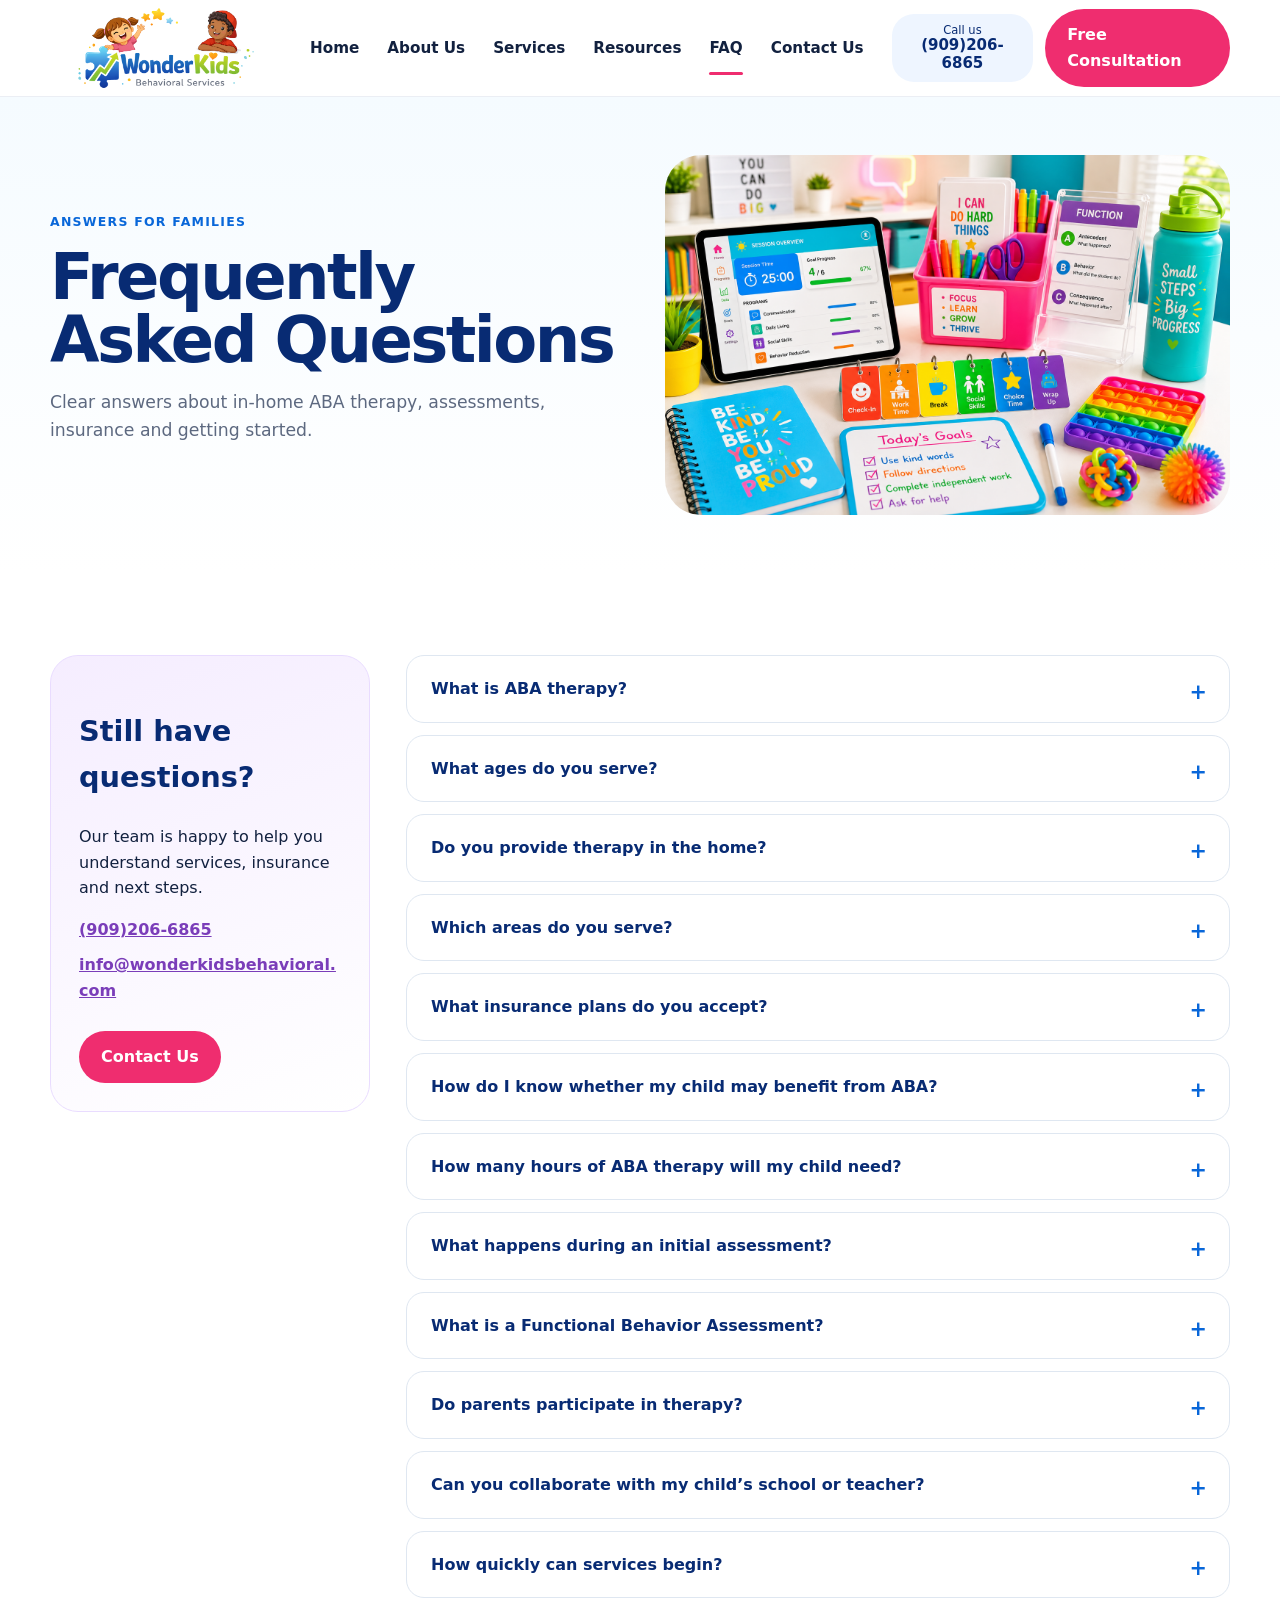
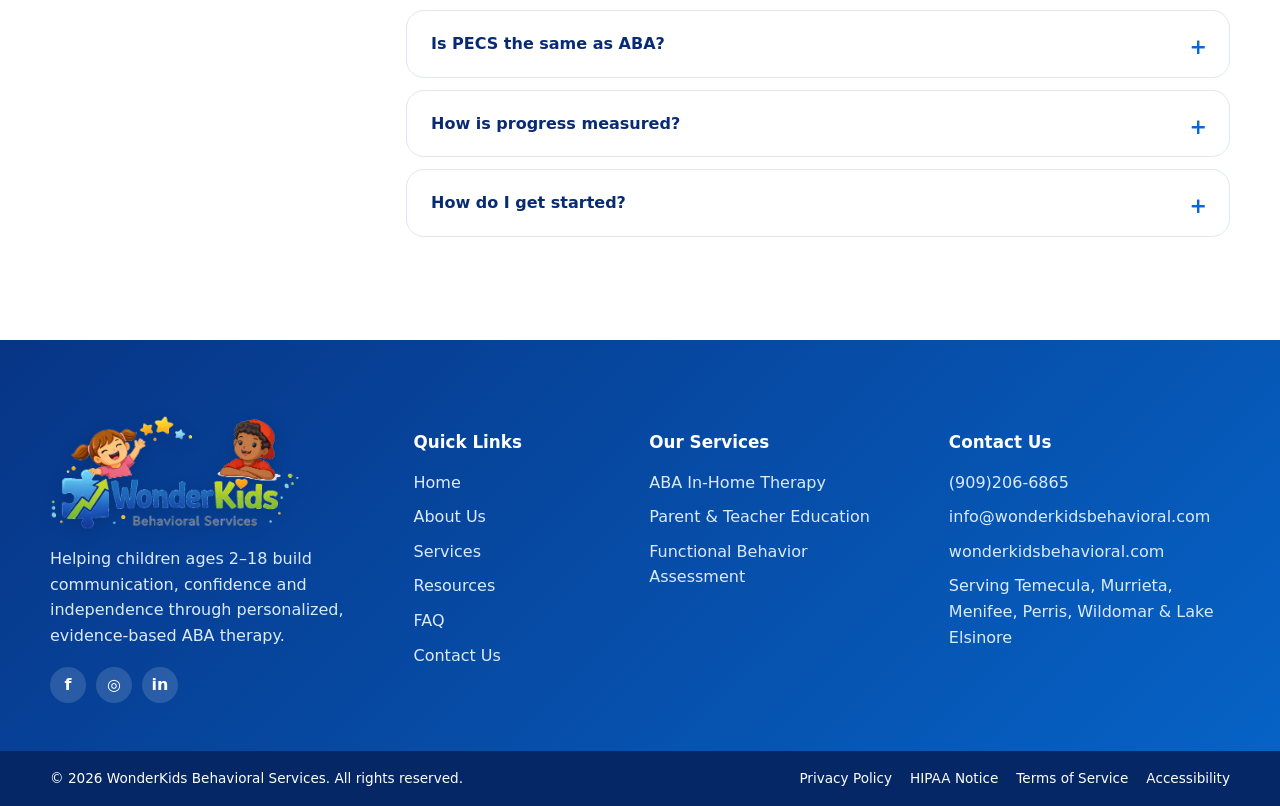
<file: faq.html>
<!doctype html>
<html lang="en">
<head>
<meta charset="utf-8">
<meta name="viewport" content="width=device-width,initial-scale=1">
<title>ABA Therapy FAQ | Ages 2–18, Insurance, In-Home Services</title>
<meta name="description" content="Answers to common questions about ABA therapy, service areas, Aetna and Medi-Cal, assessments, parent participation and starting services.">
<meta name="robots" content="index,follow,max-image-preview:large">
<link rel="canonical" href="https://wonderkidsbehavioral.com/faq.html">
<meta property="og:type" content="website">
<meta property="og:title" content="ABA Therapy FAQ | Ages 2–18, Insurance, In-Home Services">
<meta property="og:description" content="Answers to common questions about ABA therapy, service areas, Aetna and Medi-Cal, assessments, parent participation and starting services.">
<meta property="og:url" content="https://wonderkidsbehavioral.com/faq.html">
<meta property="og:image" content="https://wonderkidsbehavioral.com/assets/aboutus2.png?v=20260712">
<meta name="twitter:card" content="summary_large_image">
<link rel="icon" href="assets/logo.png?v=20260712">
<link rel="stylesheet" href="assets/style.css">
<script defer src="assets/site.js"></script>
<script type="application/ld+json">{"@context":"https://schema.org","@type":"FAQPage","mainEntity":[{"@type":"Question","name":"What is ABA therapy?","acceptedAnswer":{"@type":"Answer","text":"Applied Behavior Analysis, or ABA, is an evidence-based approach that uses learning principles to build useful skills and reduce barriers to participation. Treatment is individualized and may focus on communication, social interaction, play, daily living, safety, learning and behavior."}},{"@type":"Question","name":"What ages do you serve?","acceptedAnswer":{"@type":"Answer","text":"WonderKids Behavioral Services serves children and adolescents ages 2 through 18."}},{"@type":"Question","name":"Do you provide therapy in the home?","acceptedAnswer":{"@type":"Answer","text":"Yes. Our primary service is in-home ABA therapy, allowing children to learn and practice skills within familiar routines and environments."}},{"@type":"Question","name":"Which areas do you serve?","acceptedAnswer":{"@type":"Answer","text":"We serve families in Temecula, Murrieta, Menifee, Perris, Wildomar and Lake Elsinore, subject to clinician availability."}},{"@type":"Question","name":"What insurance plans do you accept?","acceptedAnswer":{"@type":"Answer","text":"We accept Aetna, Medi-Cal and multiple other insurance plans. Coverage depends on your specific plan, eligibility and authorization requirements. Contact us for current benefit verification."}},{"@type":"Question","name":"How do I know whether my child may benefit from ABA?","acceptedAnswer":{"@type":"Answer","text":"Families often seek ABA when a child needs support with communication, social skills, independence, daily routines, learning readiness, safety or challenging behavior. A qualified clinician can help determine whether ABA is appropriate."}},{"@type":"Question","name":"How many hours of ABA therapy will my child need?","acceptedAnswer":{"@type":"Answer","text":"Recommended hours vary based on age, strengths, needs, family priorities, medical necessity and payer requirements. Recommendations are made after assessment and should be individualized."}},{"@type":"Question","name":"What happens during an initial assessment?","acceptedAnswer":{"@type":"Answer","text":"The clinician gathers information about your child’s strengths, needs, routines and goals. This may include caregiver interviews, observation and skill-based measures. The assessment is used to create individualized treatment recommendations."}},{"@type":"Question","name":"What is a Functional Behavior Assessment?","acceptedAnswer":{"@type":"Answer","text":"An FBA is a process for understanding why a behavior occurs. It examines patterns, triggers and consequences so that effective prevention, teaching and response strategies can be developed."}},{"@type":"Question","name":"Do parents participate in therapy?","acceptedAnswer":{"@type":"Answer","text":"Yes. Parent and caregiver participation is an important part of treatment. We provide education, modeling, coaching and practical strategies that can be used between sessions."}},{"@type":"Question","name":"Can you collaborate with my child’s school or teacher?","acceptedAnswer":{"@type":"Answer","text":"With appropriate authorization, we can collaborate with teachers and other professionals to promote consistency. School-based services and attendance at meetings may depend on payer authorization and service agreements."}},{"@type":"Question","name":"How quickly can services begin?","acceptedAnswer":{"@type":"Answer","text":"Timing depends on intake completion, insurance authorization, assessment scheduling and clinician availability. Contact us for the most current timeline."}},{"@type":"Question","name":"Is PECS the same as ABA?","acceptedAnswer":{"@type":"Answer","text":"No. PECS is a picture-based communication approach that may be used as one tool within a broader treatment plan when clinically appropriate. ABA is the larger evidence-based framework used to assess, teach and support behavior change."}},{"@type":"Question","name":"How is progress measured?","acceptedAnswer":{"@type":"Answer","text":"Therapists collect data on treatment goals and review trends regularly. Goals and teaching strategies are adjusted based on the child’s response and clinical judgment."}},{"@type":"Question","name":"How do I get started?","acceptedAnswer":{"@type":"Answer","text":"Call (909)206-6865, email info@wonderkidsbehavioral.com or complete our contact form. We will discuss your needs, verify service area and explain insurance and intake steps."}}]}</script>
</head><body>
<a class="skip-link" href="#main">Skip to main content</a>
<header class="site-header">
  <div class="shell header-inner">
    <a class="brand" href="index.html" aria-label="WonderKids Behavioral Services home"><img src="assets/logo.png?v=20260712" alt="WonderKids Behavioral Services"></a>
    <button class="menu-toggle" aria-expanded="false" aria-controls="main-nav" aria-label="Open navigation"><span></span><span></span><span></span></button>
    <nav id="main-nav" class="main-nav" aria-label="Primary navigation"><a class="nav-link " href="index.html">Home</a><a class="nav-link " href="about.html">About Us</a><a class="nav-link " href="services.html">Services</a><a class="nav-link " href="resources.html">Resources</a><a class="nav-link active" href="faq.html">FAQ</a><a class="nav-link " href="contact.html">Contact Us</a></nav>
    <div class="header-cta"><a class="phone-pill" href="tel:+19092066865"><span>Call us</span><strong>(909)206-6865</strong></a><a class="btn btn-pink" href="contact.html">Free Consultation</a></div>
  </div>
</header><main id="main"><section class="page-hero"><div class="shell page-hero-grid"><div><span class="eyebrow">Answers for families</span><h1>Frequently Asked Questions</h1><p>Clear answers about in-home ABA therapy, assessments, insurance and getting started.</p></div><img src="assets/aboutus2.png?v=20260712" alt="Child and therapist using picture communication supports"></div></section><section class="section-pad"><div class="shell faq-layout"><aside class="question-card"><h2>Still have questions?</h2><p>Our team is happy to help you understand services, insurance and next steps.</p><a href="tel:+19092066865">(909)206-6865</a><a href="mailto:info@wonderkidsbehavioral.com">info@wonderkidsbehavioral.com</a><a class="btn btn-pink" href="contact.html">Contact Us</a></aside><div class="faq-list"><details class="faq-item"><summary>What is ABA therapy?</summary><div><p>Applied Behavior Analysis, or ABA, is an evidence-based approach that uses learning principles to build useful skills and reduce barriers to participation. Treatment is individualized and may focus on communication, social interaction, play, daily living, safety, learning and behavior.</p></div></details><details class="faq-item"><summary>What ages do you serve?</summary><div><p>WonderKids Behavioral Services serves children and adolescents ages 2 through 18.</p></div></details><details class="faq-item"><summary>Do you provide therapy in the home?</summary><div><p>Yes. Our primary service is in-home ABA therapy, allowing children to learn and practice skills within familiar routines and environments.</p></div></details><details class="faq-item"><summary>Which areas do you serve?</summary><div><p>We serve families in Temecula, Murrieta, Menifee, Perris, Wildomar and Lake Elsinore, subject to clinician availability.</p></div></details><details class="faq-item"><summary>What insurance plans do you accept?</summary><div><p>We accept Aetna, Medi-Cal and multiple other insurance plans. Coverage depends on your specific plan, eligibility and authorization requirements. Contact us for current benefit verification.</p></div></details><details class="faq-item"><summary>How do I know whether my child may benefit from ABA?</summary><div><p>Families often seek ABA when a child needs support with communication, social skills, independence, daily routines, learning readiness, safety or challenging behavior. A qualified clinician can help determine whether ABA is appropriate.</p></div></details><details class="faq-item"><summary>How many hours of ABA therapy will my child need?</summary><div><p>Recommended hours vary based on age, strengths, needs, family priorities, medical necessity and payer requirements. Recommendations are made after assessment and should be individualized.</p></div></details><details class="faq-item"><summary>What happens during an initial assessment?</summary><div><p>The clinician gathers information about your child’s strengths, needs, routines and goals. This may include caregiver interviews, observation and skill-based measures. The assessment is used to create individualized treatment recommendations.</p></div></details><details class="faq-item"><summary>What is a Functional Behavior Assessment?</summary><div><p>An FBA is a process for understanding why a behavior occurs. It examines patterns, triggers and consequences so that effective prevention, teaching and response strategies can be developed.</p></div></details><details class="faq-item"><summary>Do parents participate in therapy?</summary><div><p>Yes. Parent and caregiver participation is an important part of treatment. We provide education, modeling, coaching and practical strategies that can be used between sessions.</p></div></details><details class="faq-item"><summary>Can you collaborate with my child’s school or teacher?</summary><div><p>With appropriate authorization, we can collaborate with teachers and other professionals to promote consistency. School-based services and attendance at meetings may depend on payer authorization and service agreements.</p></div></details><details class="faq-item"><summary>How quickly can services begin?</summary><div><p>Timing depends on intake completion, insurance authorization, assessment scheduling and clinician availability. Contact us for the most current timeline.</p></div></details><details class="faq-item"><summary>Is PECS the same as ABA?</summary><div><p>No. PECS is a picture-based communication approach that may be used as one tool within a broader treatment plan when clinically appropriate. ABA is the larger evidence-based framework used to assess, teach and support behavior change.</p></div></details><details class="faq-item"><summary>How is progress measured?</summary><div><p>Therapists collect data on treatment goals and review trends regularly. Goals and teaching strategies are adjusted based on the child’s response and clinical judgment.</p></div></details><details class="faq-item"><summary>How do I get started?</summary><div><p>Call (909)206-6865, email info@wonderkidsbehavioral.com or complete our contact form. We will discuss your needs, verify service area and explain insurance and intake steps.</p></div></details></div></div></section></main><footer class="site-footer">
<div class="footer-wave" aria-hidden="true"></div>
<div class="shell footer-grid">
  <div class="footer-brand"><img src="assets/logo.png?v=20260712" alt="WonderKids Behavioral Services"><p>Helping children ages 2–18 build communication, confidence and independence through personalized, evidence-based ABA therapy.</p><div class="socials"><a href="#" aria-label="Facebook">f</a><a href="#" aria-label="Instagram">◎</a><a href="#" aria-label="LinkedIn">in</a></div></div>
  <div><h2>Quick Links</h2><ul><li><a href="index.html">Home</a></li><li><a href="about.html">About Us</a></li><li><a href="services.html">Services</a></li><li><a href="resources.html">Resources</a></li><li><a href="faq.html">FAQ</a></li><li><a href="contact.html">Contact Us</a></li></ul></div>
  <div><h2>Our Services</h2><ul><li><a href="services.html#in-home">ABA In-Home Therapy</a></li><li><a href="services.html#training">Parent &amp; Teacher Education</a></li><li><a href="services.html#fba">Functional Behavior Assessment</a></li></ul></div>
  <div><h2>Contact Us</h2><ul class="contact-list"><li><a href="tel:+19092066865">(909)206-6865</a></li><li><a href="mailto:info@wonderkidsbehavioral.com">info@wonderkidsbehavioral.com</a></li><li><a href="https://wonderkidsbehavioral.com">wonderkidsbehavioral.com</a></li><li>Serving Temecula, Murrieta, Menifee, Perris, Wildomar &amp; Lake Elsinore</li></ul></div>
</div>
<div class="footer-bottom"><div class="shell"><span>© 2026 WonderKids Behavioral Services. All rights reserved.</span><div><a href="privacy.html">Privacy Policy</a><a href="hipaa.html">HIPAA Notice</a><a href="terms.html">Terms of Service</a><a href="accessibility.html">Accessibility</a></div></div></div>
</footer>
</body></html>
</file>
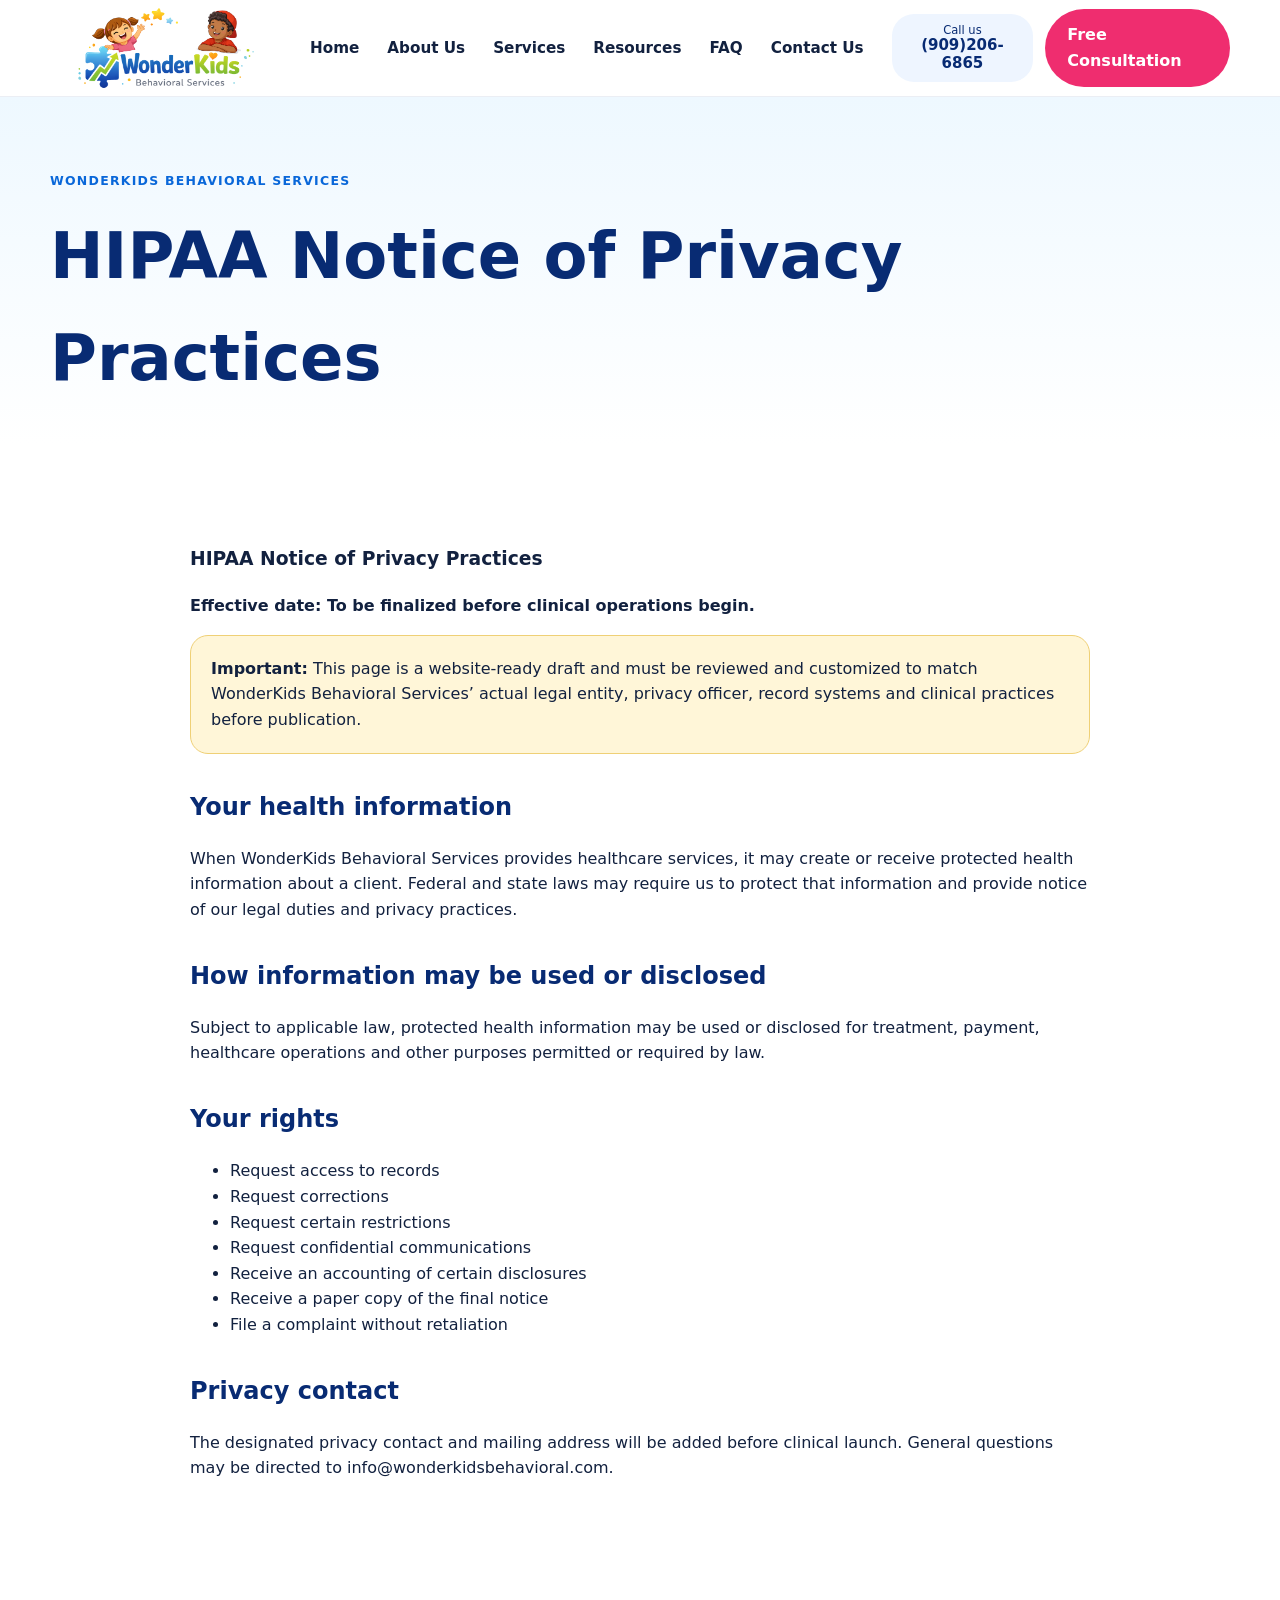
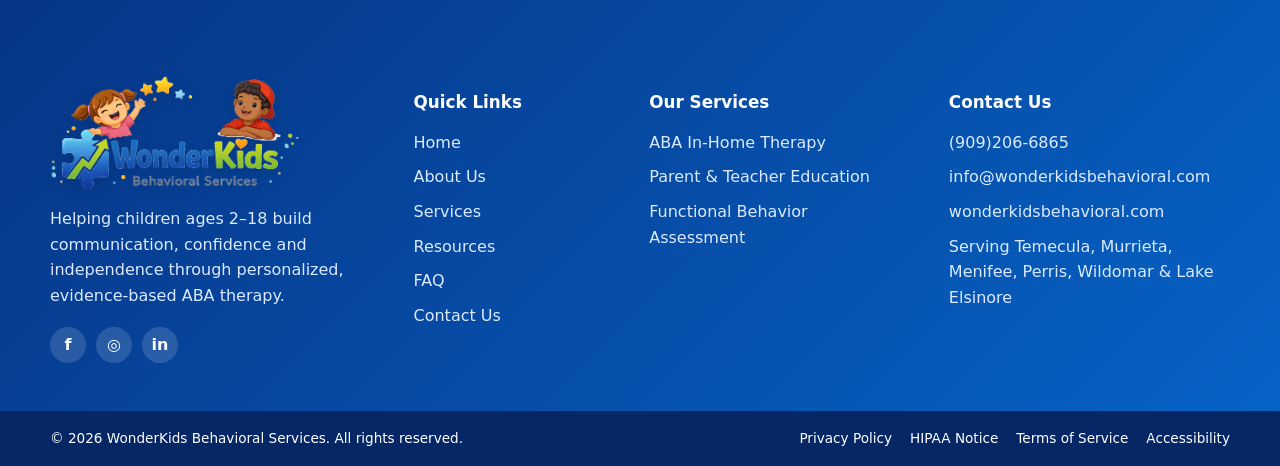
<file: hipaa.html>
<!doctype html>
<html lang="en">
<head>
<meta charset="utf-8">
<meta name="viewport" content="width=device-width,initial-scale=1">
<title>HIPAA Notice of Privacy Practices | WonderKids Behavioral Services</title>
<meta name="description" content="HIPAA notice draft for WonderKids Behavioral Services.">
<meta name="robots" content="index,follow,max-image-preview:large">
<link rel="canonical" href="https://wonderkidsbehavioral.com/hipaa.html">
<meta property="og:type" content="website">
<meta property="og:title" content="HIPAA Notice of Privacy Practices | WonderKids Behavioral Services">
<meta property="og:description" content="HIPAA notice draft for WonderKids Behavioral Services.">
<meta property="og:url" content="https://wonderkidsbehavioral.com/hipaa.html">
<meta property="og:image" content="https://wonderkidsbehavioral.com/assets/hero-pecs.png?v=20260713-2">
<meta name="twitter:card" content="summary_large_image">
<link rel="icon" href="assets/logo.png?v=20260712">
<link rel="stylesheet" href="assets/style.css">
<script defer src="assets/site.js"></script>

</head><body>
<a class="skip-link" href="#main">Skip to main content</a>
<header class="site-header">
  <div class="shell header-inner">
    <a class="brand" href="index.html" aria-label="WonderKids Behavioral Services home"><img src="assets/logo.png?v=20260712" alt="WonderKids Behavioral Services"></a>
    <button class="menu-toggle" aria-expanded="false" aria-controls="main-nav" aria-label="Open navigation"><span></span><span></span><span></span></button>
    <nav id="main-nav" class="main-nav" aria-label="Primary navigation"><a class="nav-link " href="index.html">Home</a><a class="nav-link " href="about.html">About Us</a><a class="nav-link " href="services.html">Services</a><a class="nav-link " href="resources.html">Resources</a><a class="nav-link " href="faq.html">FAQ</a><a class="nav-link " href="contact.html">Contact Us</a></nav>
    <div class="header-cta"><a class="phone-pill" href="tel:+19092066865"><span>Call us</span><strong>(909)206-6865</strong></a><a class="btn btn-pink" href="contact.html">Free Consultation</a></div>
  </div>
</header><main id="main"><section class="legal-hero"><div class="shell"><span class="eyebrow">WonderKids Behavioral Services</span><h1>HIPAA Notice of Privacy Practices</h1></div></section><section class="section-pad"><article class="shell legal-copy"><h1>HIPAA Notice of Privacy Practices</h1><p><strong>Effective date: To be finalized before clinical operations begin.</strong></p><div class="notice"><strong>Important:</strong> This page is a website-ready draft and must be reviewed and customized to match WonderKids Behavioral Services’ actual legal entity, privacy officer, record systems and clinical practices before publication.</div><h2>Your health information</h2><p>When WonderKids Behavioral Services provides healthcare services, it may create or receive protected health information about a client. Federal and state laws may require us to protect that information and provide notice of our legal duties and privacy practices.</p><h2>How information may be used or disclosed</h2><p>Subject to applicable law, protected health information may be used or disclosed for treatment, payment, healthcare operations and other purposes permitted or required by law.</p><h2>Your rights</h2><ul><li>Request access to records</li><li>Request corrections</li><li>Request certain restrictions</li><li>Request confidential communications</li><li>Receive an accounting of certain disclosures</li><li>Receive a paper copy of the final notice</li><li>File a complaint without retaliation</li></ul><h2>Privacy contact</h2><p>The designated privacy contact and mailing address will be added before clinical launch. General questions may be directed to info@wonderkidsbehavioral.com.</p></article></section></main><footer class="site-footer">
<div class="footer-wave" aria-hidden="true"></div>
<div class="shell footer-grid">
  <div class="footer-brand"><img src="assets/logo.png?v=20260712" alt="WonderKids Behavioral Services"><p>Helping children ages 2–18 build communication, confidence and independence through personalized, evidence-based ABA therapy.</p><div class="socials"><a href="#" aria-label="Facebook">f</a><a href="#" aria-label="Instagram">◎</a><a href="#" aria-label="LinkedIn">in</a></div></div>
  <div><h2>Quick Links</h2><ul><li><a href="index.html">Home</a></li><li><a href="about.html">About Us</a></li><li><a href="services.html">Services</a></li><li><a href="resources.html">Resources</a></li><li><a href="faq.html">FAQ</a></li><li><a href="contact.html">Contact Us</a></li></ul></div>
  <div><h2>Our Services</h2><ul><li><a href="services.html#in-home">ABA In-Home Therapy</a></li><li><a href="services.html#training">Parent &amp; Teacher Education</a></li><li><a href="services.html#fba">Functional Behavior Assessment</a></li></ul></div>
  <div><h2>Contact Us</h2><ul class="contact-list"><li><a href="tel:+19092066865">(909)206-6865</a></li><li><a href="mailto:info@wonderkidsbehavioral.com">info@wonderkidsbehavioral.com</a></li><li><a href="https://wonderkidsbehavioral.com">wonderkidsbehavioral.com</a></li><li>Serving Temecula, Murrieta, Menifee, Perris, Wildomar &amp; Lake Elsinore</li></ul></div>
</div>
<div class="footer-bottom"><div class="shell"><span>© 2026 WonderKids Behavioral Services. All rights reserved.</span><div><a href="privacy.html">Privacy Policy</a><a href="hipaa.html">HIPAA Notice</a><a href="terms.html">Terms of Service</a><a href="accessibility.html">Accessibility</a></div></div></div>
</footer>
</body></html>
</file>
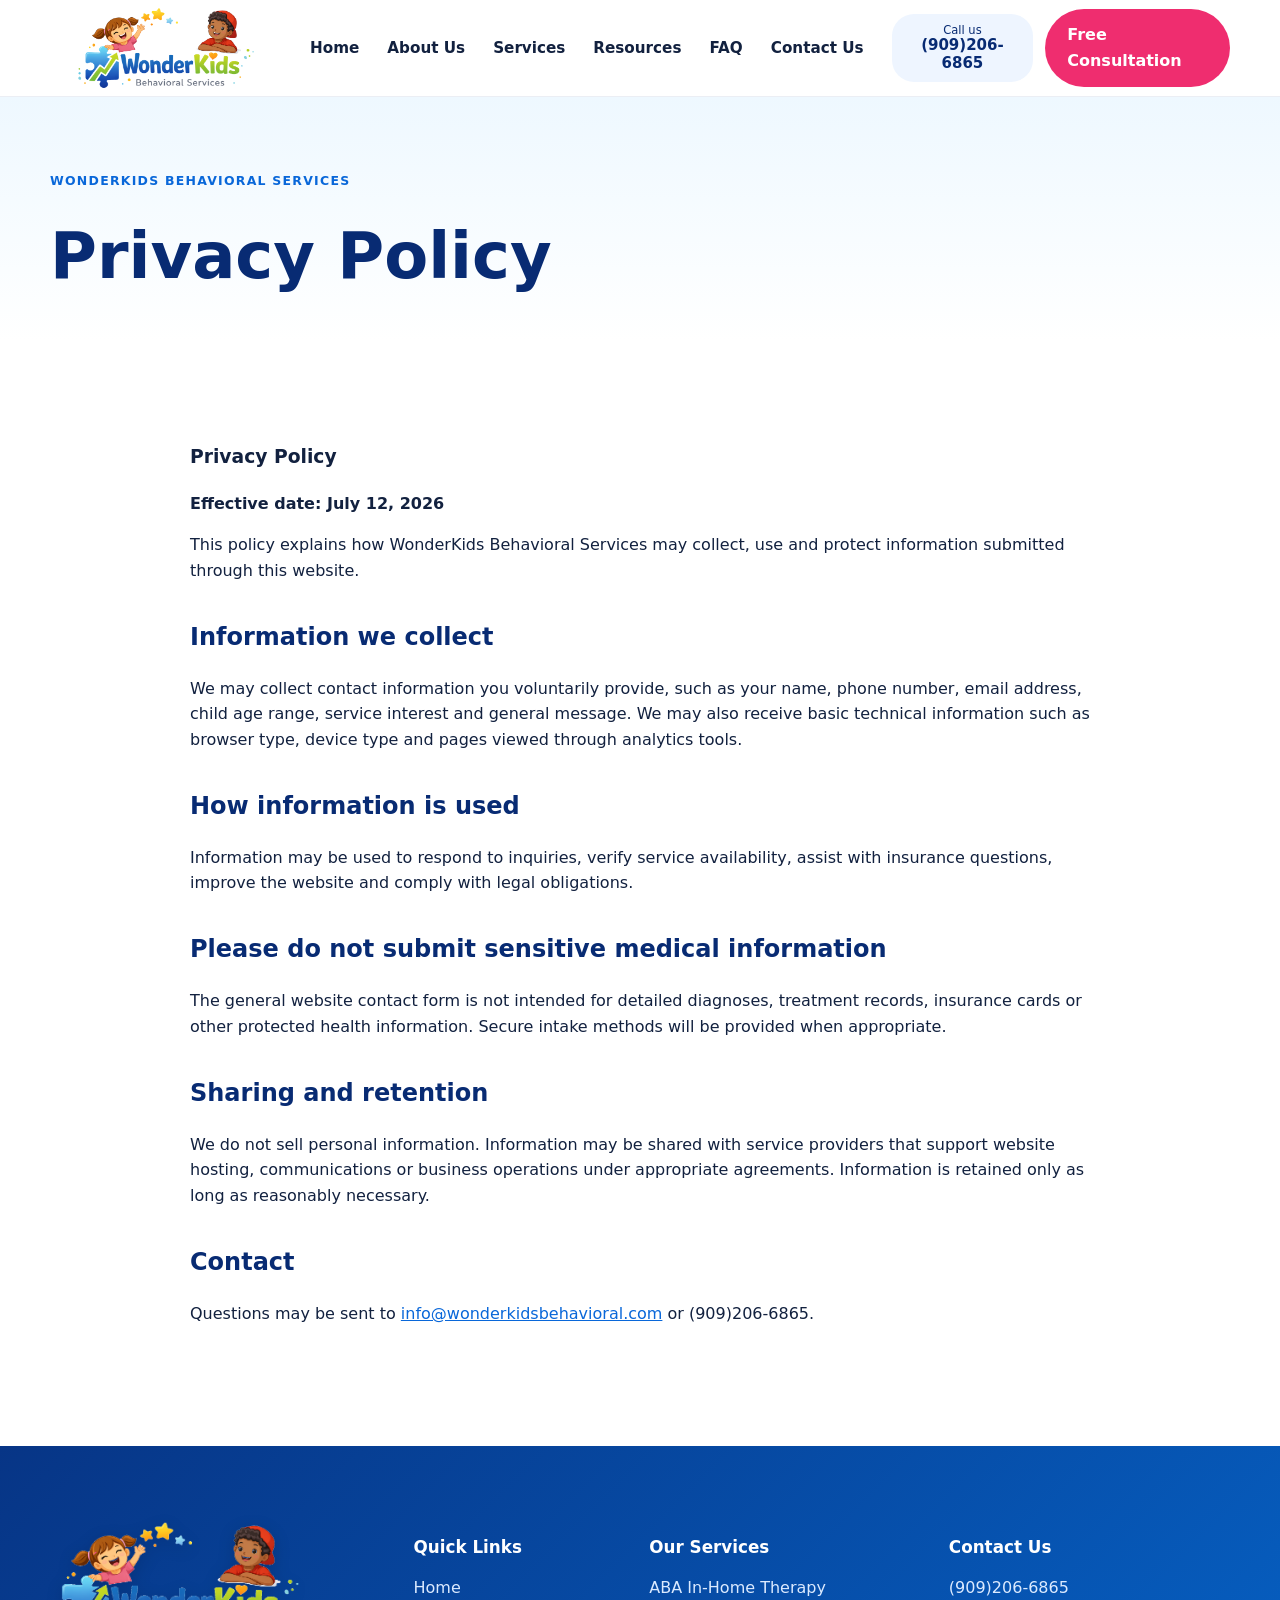
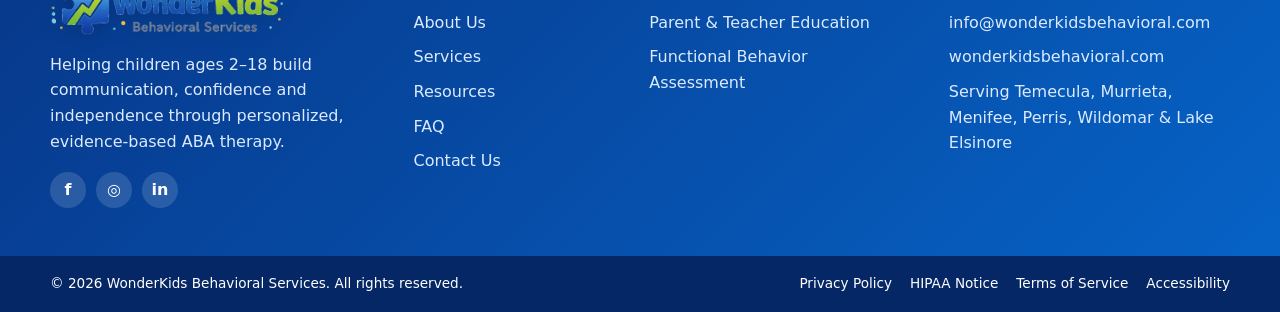
<file: privacy.html>
<!doctype html>
<html lang="en">
<head><!-- Google tag (gtag.js) -->
<script async src="https://www.googletagmanager.com/gtag/js?id=G-BEHNQ47SXS"></script>
<script>
  window.dataLayer = window.dataLayer || [];
  function gtag(){dataLayer.push(arguments);}
  gtag('js', new Date());

  gtag('config', 'G-BEHNQ47SXS');
</script>

<meta charset="utf-8">
<meta name="viewport" content="width=device-width,initial-scale=1">
<title>Privacy Policy | WonderKids Behavioral Services</title>
<meta name="description" content="Privacy policy for WonderKids Behavioral Services website users.">
<meta name="robots" content="index,follow,max-image-preview:large">
<link rel="canonical" href="https://wonderkidsbehavioral.com/privacy.html">
<meta property="og:type" content="website">
<meta property="og:title" content="Privacy Policy | WonderKids Behavioral Services">
<meta property="og:description" content="Privacy policy for WonderKids Behavioral Services website users.">
<meta property="og:url" content="https://wonderkidsbehavioral.com/privacy.html">
<meta property="og:image" content="https://wonderkidsbehavioral.com/assets/hero-pecs.png?v=20260713-2">
<meta name="twitter:card" content="summary_large_image">
<link rel="icon" href="assets/logo.png?v=20260712">
<link rel="stylesheet" href="assets/style.css">
<script defer src="assets/site.js"></script>

</head><body>
<a class="skip-link" href="#main">Skip to main content</a>
<header class="site-header">
  <div class="shell header-inner">
    <a class="brand" href="index.html" aria-label="WonderKids Behavioral Services home"><img src="assets/logo.png?v=20260712" alt="WonderKids Behavioral Services"></a>
    <button class="menu-toggle" aria-expanded="false" aria-controls="main-nav" aria-label="Open navigation"><span></span><span></span><span></span></button>
    <nav id="main-nav" class="main-nav" aria-label="Primary navigation"><a class="nav-link " href="index.html">Home</a><a class="nav-link " href="about.html">About Us</a><a class="nav-link " href="services.html">Services</a><a class="nav-link " href="resources.html">Resources</a><a class="nav-link " href="faq.html">FAQ</a><a class="nav-link " href="contact.html">Contact Us</a></nav>
    <div class="header-cta"><a class="phone-pill" href="tel:+19092066865"><span>Call us</span><strong>(909)206-6865</strong></a><a class="btn btn-pink" href="contact.html">Free Consultation</a></div>
  </div>
</header><main id="main"><section class="legal-hero"><div class="shell"><span class="eyebrow">WonderKids Behavioral Services</span><h1>Privacy Policy</h1></div></section><section class="section-pad"><article class="shell legal-copy"><h1>Privacy Policy</h1><p><strong>Effective date: July 12, 2026</strong></p><p>This policy explains how WonderKids Behavioral Services may collect, use and protect information submitted through this website.</p><h2>Information we collect</h2><p>We may collect contact information you voluntarily provide, such as your name, phone number, email address, child age range, service interest and general message. We may also receive basic technical information such as browser type, device type and pages viewed through analytics tools.</p><h2>How information is used</h2><p>Information may be used to respond to inquiries, verify service availability, assist with insurance questions, improve the website and comply with legal obligations.</p><h2>Please do not submit sensitive medical information</h2><p>The general website contact form is not intended for detailed diagnoses, treatment records, insurance cards or other protected health information. Secure intake methods will be provided when appropriate.</p><h2>Sharing and retention</h2><p>We do not sell personal information. Information may be shared with service providers that support website hosting, communications or business operations under appropriate agreements. Information is retained only as long as reasonably necessary.</p><h2>Contact</h2><p>Questions may be sent to <a href="mailto:info@wonderkidsbehavioral.com">info@wonderkidsbehavioral.com</a> or (909)206-6865.</p></article></section></main><footer class="site-footer">
<div class="footer-wave" aria-hidden="true"></div>
<div class="shell footer-grid">
  <div class="footer-brand"><img src="assets/logo.png?v=20260712" alt="WonderKids Behavioral Services"><p>Helping children ages 2–18 build communication, confidence and independence through personalized, evidence-based ABA therapy.</p><div class="socials"><a href="#" aria-label="Facebook">f</a><a href="#" aria-label="Instagram">◎</a><a href="#" aria-label="LinkedIn">in</a></div></div>
  <div><h2>Quick Links</h2><ul><li><a href="index.html">Home</a></li><li><a href="about.html">About Us</a></li><li><a href="services.html">Services</a></li><li><a href="resources.html">Resources</a></li><li><a href="faq.html">FAQ</a></li><li><a href="contact.html">Contact Us</a></li></ul></div>
  <div><h2>Our Services</h2><ul><li><a href="services.html#in-home">ABA In-Home Therapy</a></li><li><a href="services.html#training">Parent &amp; Teacher Education</a></li><li><a href="services.html#fba">Functional Behavior Assessment</a></li></ul></div>
  <div><h2>Contact Us</h2><ul class="contact-list"><li><a href="tel:+19092066865">(909)206-6865</a></li><li><a href="mailto:info@wonderkidsbehavioral.com">info@wonderkidsbehavioral.com</a></li><li><a href="https://wonderkidsbehavioral.com">wonderkidsbehavioral.com</a></li><li>Serving Temecula, Murrieta, Menifee, Perris, Wildomar &amp; Lake Elsinore</li></ul></div>
</div>
<div class="footer-bottom"><div class="shell"><span>© 2026 WonderKids Behavioral Services. All rights reserved.</span><div><a href="privacy.html">Privacy Policy</a><a href="hipaa.html">HIPAA Notice</a><a href="terms.html">Terms of Service</a><a href="accessibility.html">Accessibility</a></div></div></div>
</footer>
</body></html>
</file>
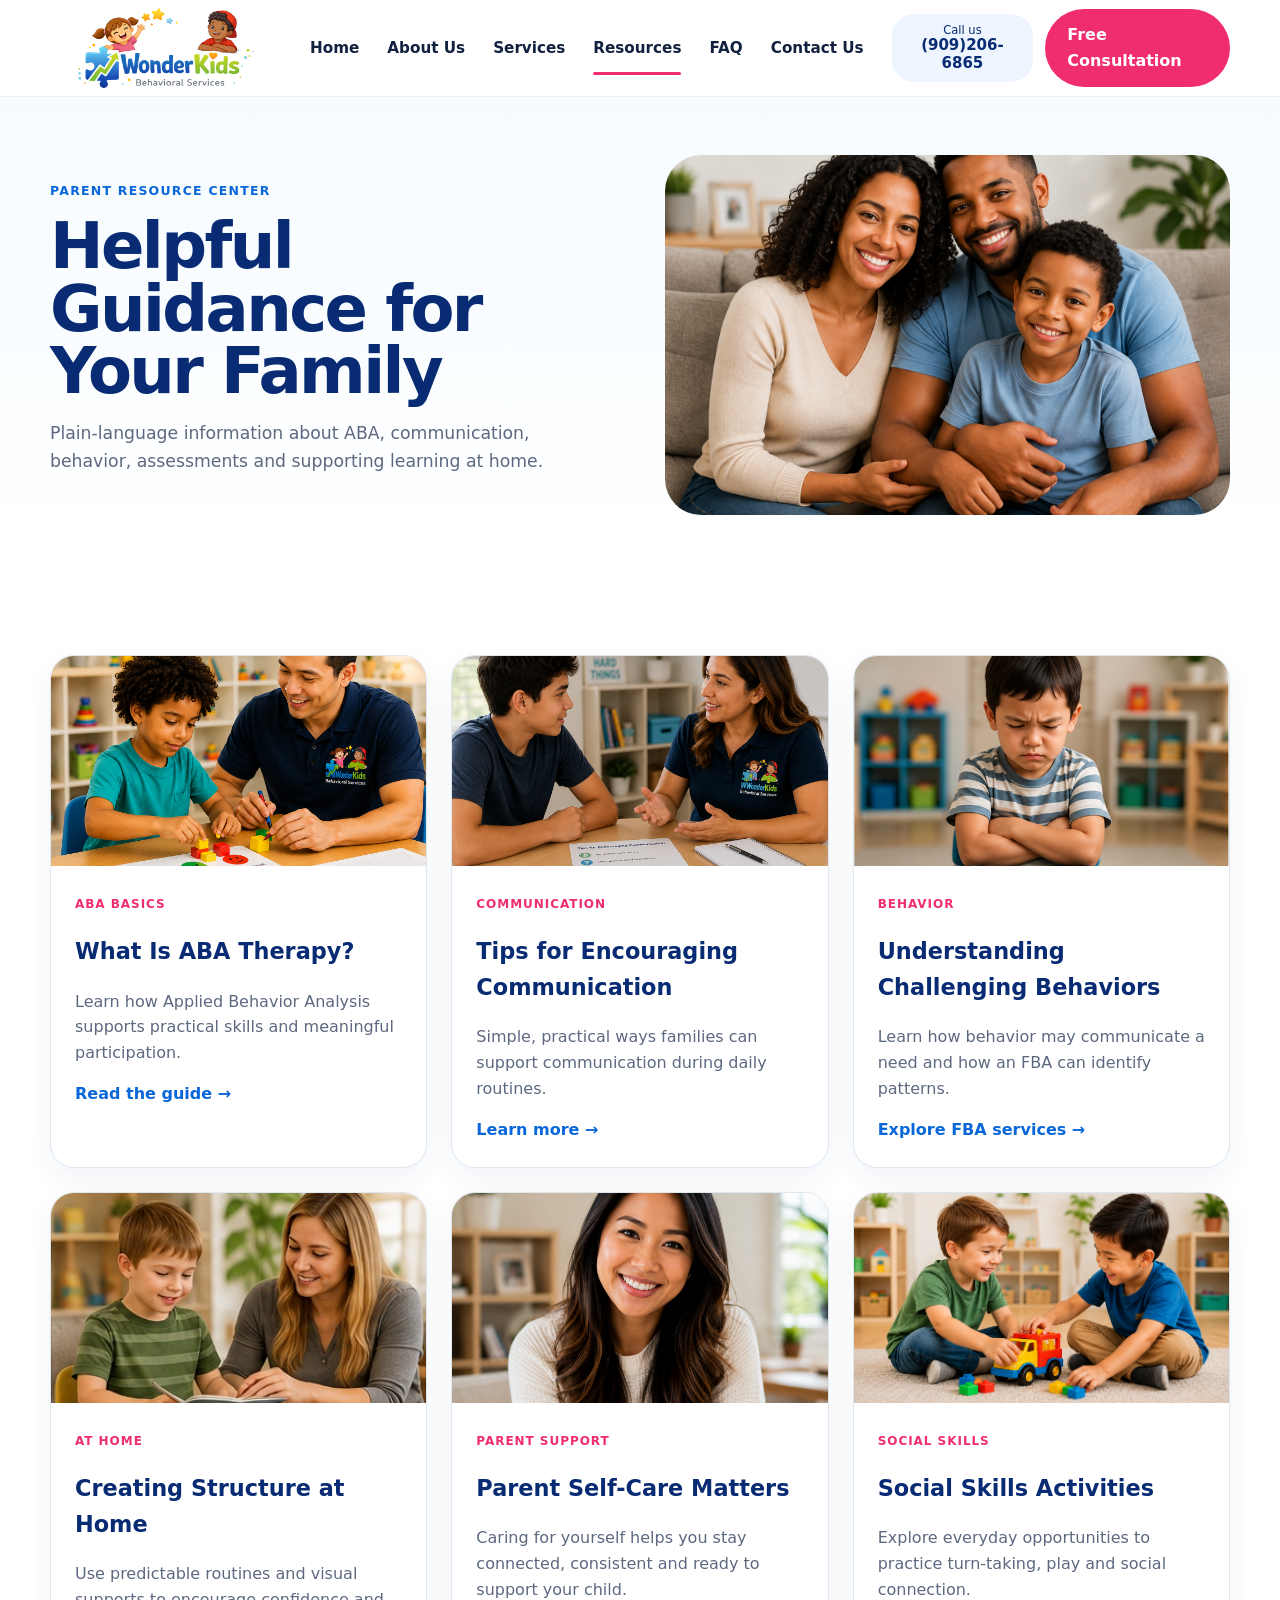
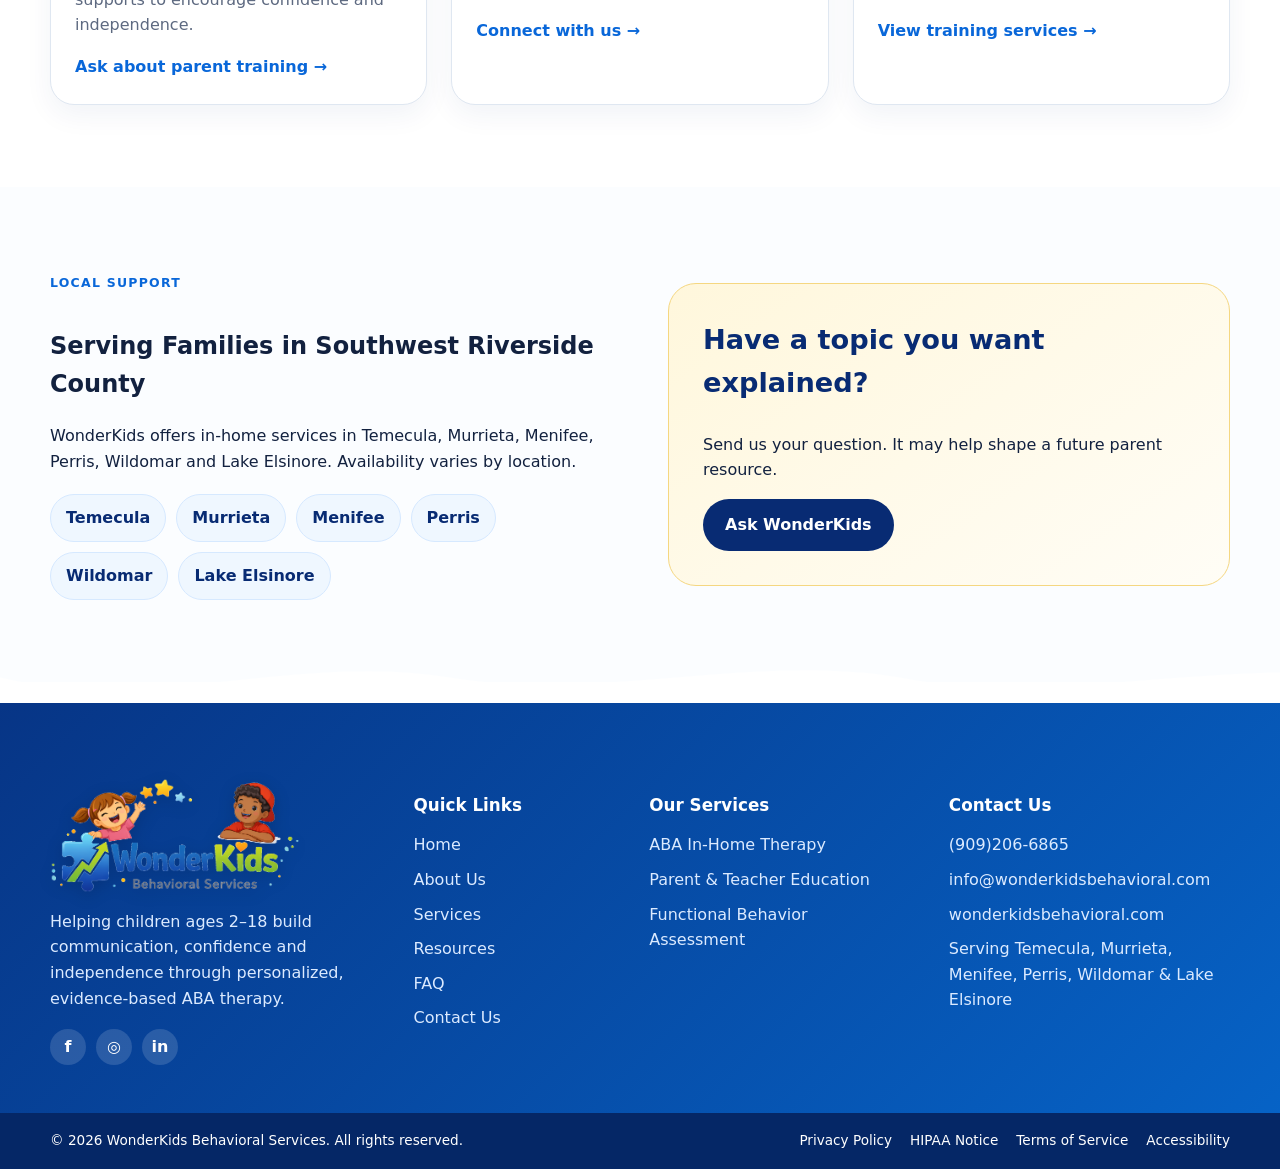
<file: resources.html>
<!doctype html>
<html lang="en">
<head><!-- Google tag (gtag.js) -->
<script async src="https://www.googletagmanager.com/gtag/js?id=G-BEHNQ47SXS"></script>
<script>
  window.dataLayer = window.dataLayer || [];
  function gtag(){dataLayer.push(arguments);}
  gtag('js', new Date());

  gtag('config', 'G-BEHNQ47SXS');
</script>

<meta charset="utf-8">
<meta name="viewport" content="width=device-width,initial-scale=1">
<title>ABA Parent Resource Center | WonderKids Behavioral Services</title>
<meta name="description" content="Parent-friendly resources about ABA therapy, PECS, AAC, Functional Behavior Assessments, home routines and school collaboration.">
<meta name="robots" content="index,follow,max-image-preview:large">
<link rel="canonical" href="https://wonderkidsbehavioral.com/resources.html">
<meta property="og:type" content="website">
<meta property="og:title" content="ABA Parent Resource Center | WonderKids Behavioral Services">
<meta property="og:description" content="Parent-friendly resources about ABA therapy, PECS, AAC, Functional Behavior Assessments, home routines and school collaboration.">
<meta property="og:url" content="https://wonderkidsbehavioral.com/resources.html">
<meta property="og:image" content="https://wonderkidsbehavioral.com/assets/blond34.png?v=20260713-2">
<meta name="twitter:card" content="summary_large_image">
<link rel="icon" href="assets/logo.png?v=20260712">
<link rel="stylesheet" href="assets/style.css">
<script defer src="assets/site.js"></script>

</head><body>
<a class="skip-link" href="#main">Skip to main content</a>
<header class="site-header">
  <div class="shell header-inner">
    <a class="brand" href="index.html" aria-label="WonderKids Behavioral Services home"><img src="assets/logo.png?v=20260712" alt="WonderKids Behavioral Services"></a>
    <button class="menu-toggle" aria-expanded="false" aria-controls="main-nav" aria-label="Open navigation"><span></span><span></span><span></span></button>
    <nav id="main-nav" class="main-nav" aria-label="Primary navigation"><a class="nav-link " href="index.html">Home</a><a class="nav-link " href="about.html">About Us</a><a class="nav-link " href="services.html">Services</a><a class="nav-link active" href="resources.html">Resources</a><a class="nav-link " href="faq.html">FAQ</a><a class="nav-link " href="contact.html">Contact Us</a></nav>
    <div class="header-cta"><a class="phone-pill" href="tel:+19092066865"><span>Call us</span><strong>(909)206-6865</strong></a><a class="btn btn-pink" href="contact.html">Free Consultation</a></div>
  </div>
</header><main id="main"><section class="page-hero"><div class="shell page-hero-grid"><div><span class="eyebrow">Parent Resource Center</span><h1>Helpful Guidance for Your Family</h1><p>Plain-language information about ABA, communication, behavior, assessments and supporting learning at home.</p></div><img src="assets/black.png?v=20260713" alt="A smiling family sitting together"></div></section>
<section class="section-pad"><div class="shell"><div class="resource-grid">
<article class="resource-card"><img src="assets/fba-green.png?v=20260713" alt="A child completing an emotions activity with a behavioral therapist"><div><span>ABA Basics</span><h2>What Is ABA Therapy?</h2><p>Learn how Applied Behavior Analysis supports practical skills and meaningful participation.</p><a href="faq.html#main">Read the guide →</a></div></article><article class="resource-card"><img src="assets/teen boy.png?v=20260713" alt="A teenage boy practicing communication skills with a behavioral therapist"><div><span>Communication</span><h2>Tips for Encouraging Communication</h2><p>Simple, practical ways families can support communication during daily routines.</p><a href="faq.html">Learn more →</a></div></article><article class="resource-card"><img src="assets/resource-behavior.png" alt="A child feeling upset"><div><span>Behavior</span><h2>Understanding Challenging Behaviors</h2><p>Learn how behavior may communicate a need and how an FBA can identify patterns.</p><a href="services.html#fba">Explore FBA services →</a></div></article><article class="resource-card"><img src="assets/resource-routines.jpg" alt="Creating Structure at Home"><div><span>At Home</span><h2>Creating Structure at Home</h2><p>Use predictable routines and visual supports to encourage confidence and independence.</p><a href="contact.html">Ask about parent training →</a></div></article><article class="resource-card"><img src="assets/woman.png" alt="A smiling woman representing parent self-care"><div><span>Parent Support</span><h2>Parent Self-Care Matters</h2><p>Caring for yourself helps you stay connected, consistent and ready to support your child.</p><a href="contact.html">Connect with us →</a></div></article><article class="resource-card"><img src="assets/kids.png" alt="Two children playing together"><div><span>Social Skills</span><h2>Social Skills Activities</h2><p>Explore everyday opportunities to practice turn-taking, play and social connection.</p><a href="services.html#training">View training services →</a></div></article>
</div></div></section>
<section class="section-pad pale"><div class="shell split"><div><span class="eyebrow">Local support</span><h2>Serving Families in Southwest Riverside County</h2><p>WonderKids offers in-home services in Temecula, Murrieta, Menifee, Perris, Wildomar and Lake Elsinore. Availability varies by location.</p><div class="city-chips"><span>Temecula</span><span>Murrieta</span><span>Menifee</span><span>Perris</span><span>Wildomar</span><span>Lake Elsinore</span></div></div><div class="cta-card"><h3>Have a topic you want explained?</h3><p>Send us your question. It may help shape a future parent resource.</p><a class="btn btn-blue" href="contact.html">Ask WonderKids</a></div></div></section></main><footer class="site-footer">
<div class="footer-wave" aria-hidden="true"></div>
<div class="shell footer-grid">
  <div class="footer-brand"><img src="assets/logo.png?v=20260712" alt="WonderKids Behavioral Services"><p>Helping children ages 2–18 build communication, confidence and independence through personalized, evidence-based ABA therapy.</p><div class="socials"><a href="#" aria-label="Facebook">f</a><a href="#" aria-label="Instagram">◎</a><a href="#" aria-label="LinkedIn">in</a></div></div>
  <div><h2>Quick Links</h2><ul><li><a href="index.html">Home</a></li><li><a href="about.html">About Us</a></li><li><a href="services.html">Services</a></li><li><a href="resources.html">Resources</a></li><li><a href="faq.html">FAQ</a></li><li><a href="contact.html">Contact Us</a></li></ul></div>
  <div><h2>Our Services</h2><ul><li><a href="services.html#in-home">ABA In-Home Therapy</a></li><li><a href="services.html#training">Parent &amp; Teacher Education</a></li><li><a href="services.html#fba">Functional Behavior Assessment</a></li></ul></div>
  <div><h2>Contact Us</h2><ul class="contact-list"><li><a href="tel:+19092066865">(909)206-6865</a></li><li><a href="mailto:info@wonderkidsbehavioral.com">info@wonderkidsbehavioral.com</a></li><li><a href="https://wonderkidsbehavioral.com">wonderkidsbehavioral.com</a></li><li>Serving Temecula, Murrieta, Menifee, Perris, Wildomar &amp; Lake Elsinore</li></ul></div>
</div>
<div class="footer-bottom"><div class="shell"><span>© 2026 WonderKids Behavioral Services. All rights reserved.</span><div><a href="privacy.html">Privacy Policy</a><a href="hipaa.html">HIPAA Notice</a><a href="terms.html">Terms of Service</a><a href="accessibility.html">Accessibility</a></div></div></div>
</footer>
</body></html>
</file>
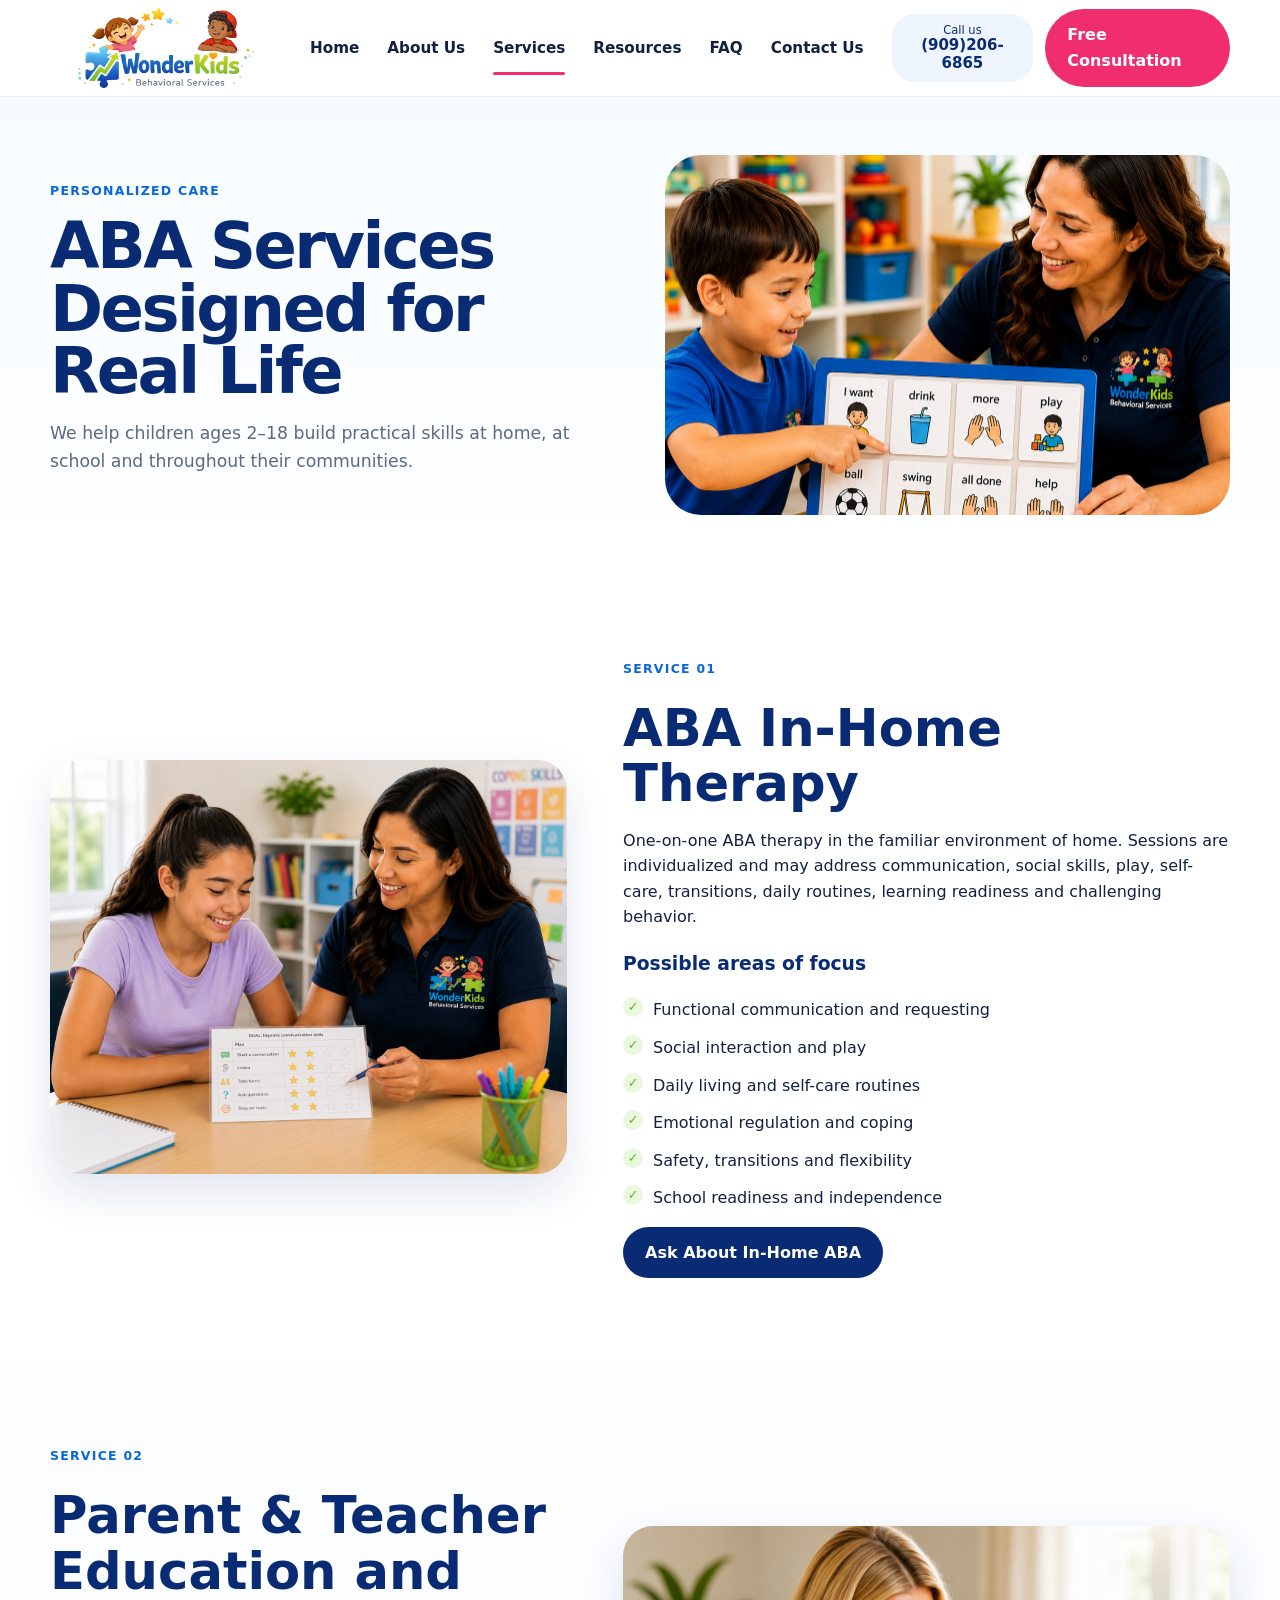
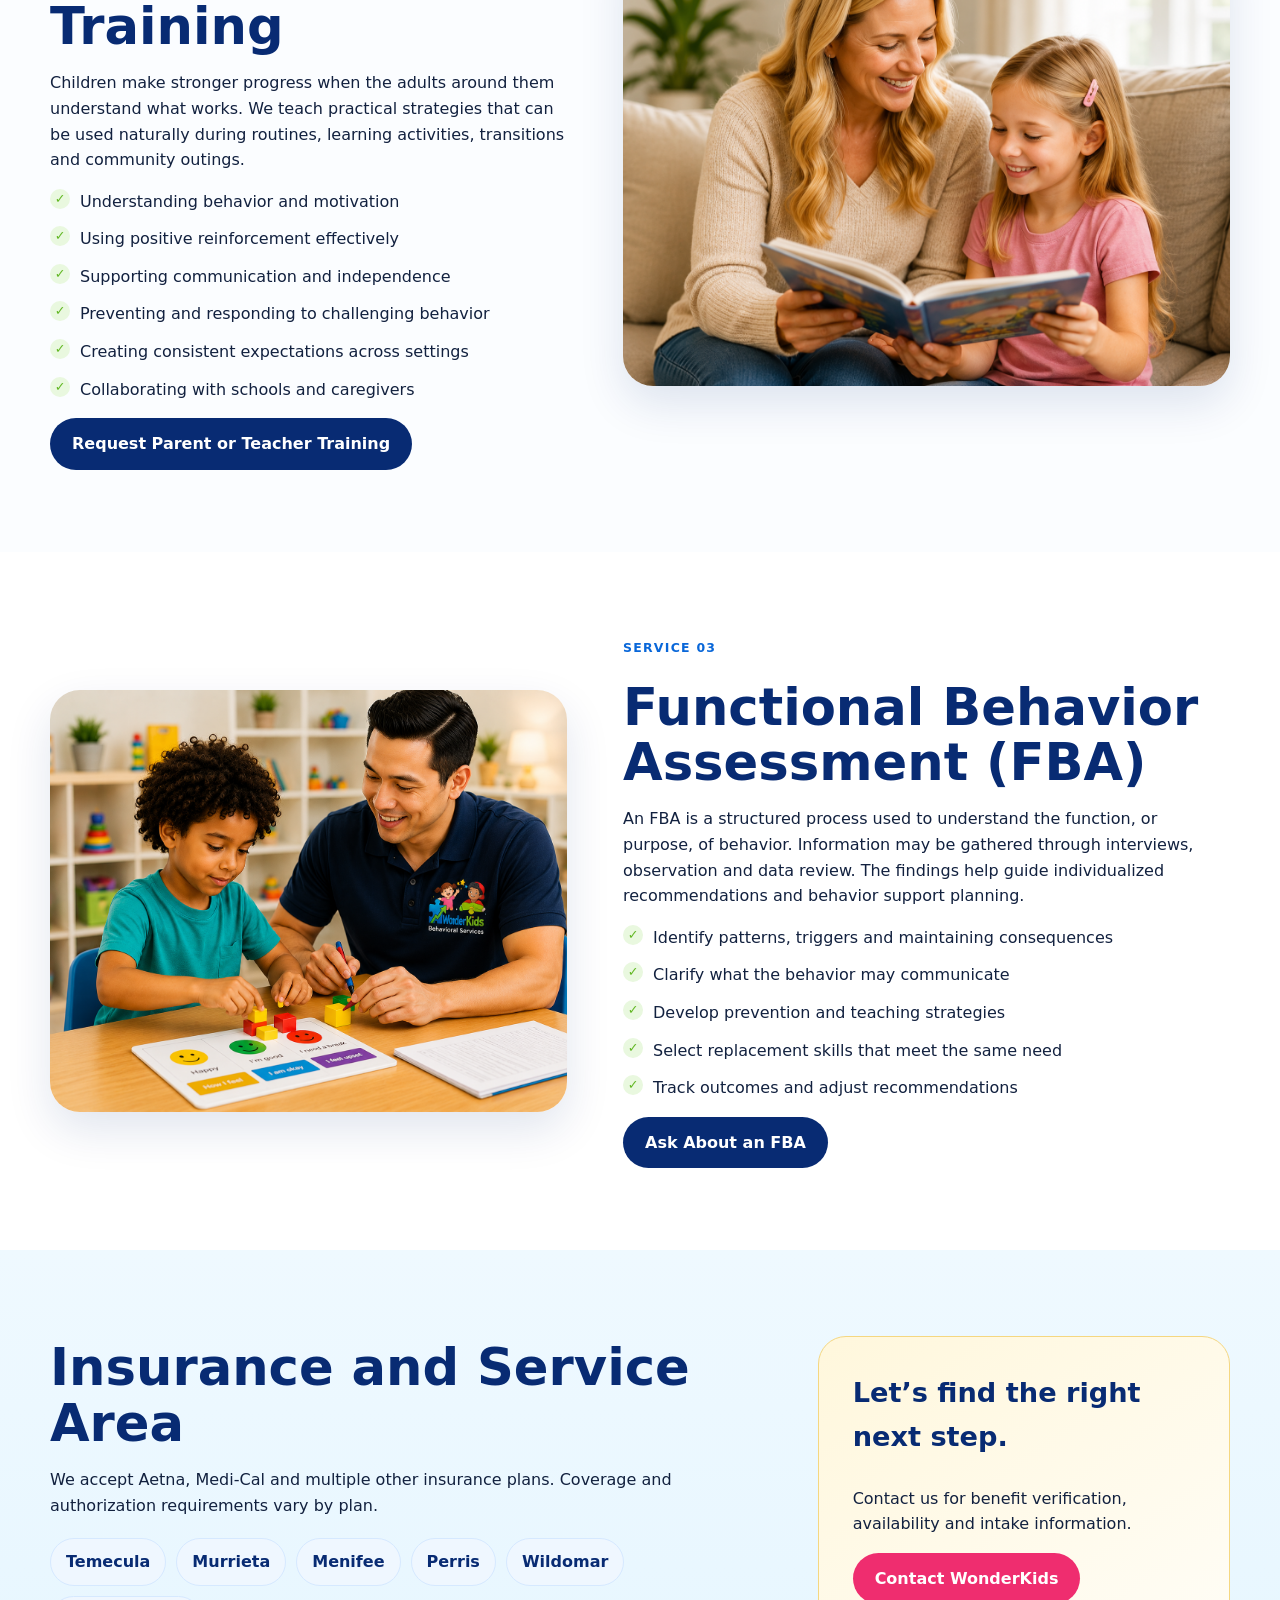
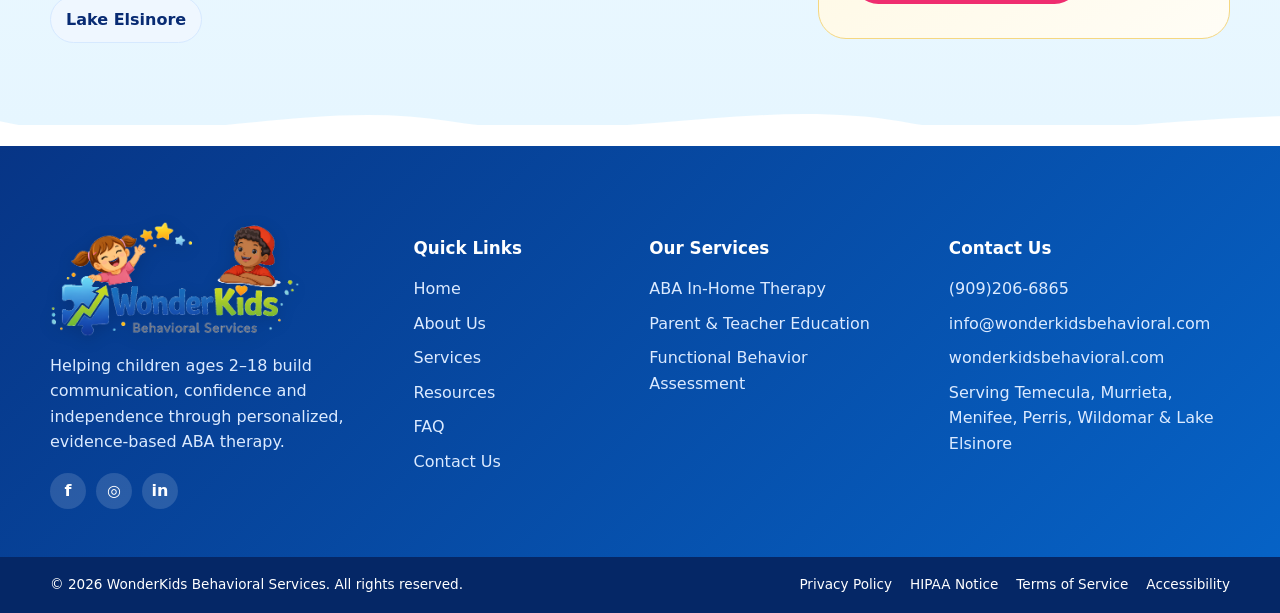
<file: services.html>
<!doctype html>
<html lang="en">
<head><!-- Google tag (gtag.js) -->
<script async src="https://www.googletagmanager.com/gtag/js?id=G-BEHNQ47SXS"></script>
<script>
  window.dataLayer = window.dataLayer || [];
  function gtag(){dataLayer.push(arguments);}
  gtag('js', new Date());

  gtag('config', 'G-BEHNQ47SXS');
</script>

<meta charset="utf-8">
<meta name="viewport" content="width=device-width,initial-scale=1">
<title>ABA Therapy Services | In-Home ABA, Parent Training &amp; FBA</title>
<meta name="description" content="Explore in-home ABA therapy, parent and teacher education, and Functional Behavior Assessment services for children ages 2–18.">
<meta name="robots" content="index,follow,max-image-preview:large">
<link rel="canonical" href="https://wonderkidsbehavioral.com/services.html">
<meta property="og:type" content="website">
<meta property="og:title" content="ABA Therapy Services | In-Home ABA, Parent Training &amp; FBA">
<meta property="og:description" content="Explore in-home ABA therapy, parent and teacher education, and Functional Behavior Assessment services for children ages 2–18.">
<meta property="og:url" content="https://wonderkidsbehavioral.com/services.html">
<meta property="og:image" content="https://wonderkidsbehavioral.com/assets/hero-pecs.png?v=20260713-2">
<meta name="twitter:card" content="summary_large_image">
<link rel="icon" href="assets/logo.png?v=20260712">
<link rel="stylesheet" href="assets/style.css">
<script defer src="assets/site.js"></script>

</head><body>
<a class="skip-link" href="#main">Skip to main content</a>
<header class="site-header">
  <div class="shell header-inner">
    <a class="brand" href="index.html" aria-label="WonderKids Behavioral Services home"><img src="assets/logo.png?v=20260712" alt="WonderKids Behavioral Services"></a>
    <button class="menu-toggle" aria-expanded="false" aria-controls="main-nav" aria-label="Open navigation"><span></span><span></span><span></span></button>
    <nav id="main-nav" class="main-nav" aria-label="Primary navigation"><a class="nav-link " href="index.html">Home</a><a class="nav-link " href="about.html">About Us</a><a class="nav-link active" href="services.html">Services</a><a class="nav-link " href="resources.html">Resources</a><a class="nav-link " href="faq.html">FAQ</a><a class="nav-link " href="contact.html">Contact Us</a></nav>
    <div class="header-cta"><a class="phone-pill" href="tel:+19092066865"><span>Call us</span><strong>(909)206-6865</strong></a><a class="btn btn-pink" href="contact.html">Free Consultation</a></div>
  </div>
</header><main id="main"><section class="page-hero"><div class="shell page-hero-grid"><div><span class="eyebrow">Personalized care</span><h1>ABA Services Designed for Real Life</h1><p>We help children ages 2–18 build practical skills at home, at school and throughout their communities.</p></div><img src="assets/blonde34.png?v=20260713-2" alt="In-home ABA therapy session"></div></section>
<section id="in-home" class="section-pad"><div class="shell service-detail"><img src="assets/teenager.png?v=20260713" alt="A teenage client practicing communication skills with an ABA therapist"><div><span class="eyebrow">Service 01</span><h2>ABA In-Home Therapy</h2><p>One-on-one ABA therapy in the familiar environment of home. Sessions are individualized and may address communication, social skills, play, self-care, transitions, daily routines, learning readiness and challenging behavior.</p><h3>Possible areas of focus</h3><ul class="check-list"><li>Functional communication and requesting</li><li>Social interaction and play</li><li>Daily living and self-care routines</li><li>Emotional regulation and coping</li><li>Safety, transitions and flexibility</li><li>School readiness and independence</li></ul><a class="btn btn-blue" href="contact.html">Ask About In-Home ABA</a></div></div></section>
<section id="training" class="section-pad pale"><div class="shell service-detail reverse"><img src="assets/blonde.png?v=20260713" alt="A mother reading with her daughter"><div><span class="eyebrow">Service 02</span><h2>Parent &amp; Teacher Education and Training</h2><p>Children make stronger progress when the adults around them understand what works. We teach practical strategies that can be used naturally during routines, learning activities, transitions and community outings.</p><ul class="check-list"><li>Understanding behavior and motivation</li><li>Using positive reinforcement effectively</li><li>Supporting communication and independence</li><li>Preventing and responding to challenging behavior</li><li>Creating consistent expectations across settings</li><li>Collaborating with schools and caregivers</li></ul><a class="btn btn-blue" href="contact.html">Request Parent or Teacher Training</a></div></div></section>
<section id="fba" class="section-pad"><div class="shell service-detail"><img src="assets/green.png?v=20260713" alt="A child completing an emotions activity with a behavioral therapist"><div><span class="eyebrow">Service 03</span><h2>Functional Behavior Assessment (FBA)</h2><p>An FBA is a structured process used to understand the function, or purpose, of behavior. Information may be gathered through interviews, observation and data review. The findings help guide individualized recommendations and behavior support planning.</p><ul class="check-list"><li>Identify patterns, triggers and maintaining consequences</li><li>Clarify what the behavior may communicate</li><li>Develop prevention and teaching strategies</li><li>Select replacement skills that meet the same need</li><li>Track outcomes and adjust recommendations</li></ul><a class="btn btn-blue" href="contact.html">Ask About an FBA</a></div></div></section>
<section class="section-pad sky"><div class="shell local-grid"><div><h2>Insurance and Service Area</h2><p>We accept Aetna, Medi-Cal and multiple other insurance plans. Coverage and authorization requirements vary by plan.</p><div class="city-chips"><span>Temecula</span><span>Murrieta</span><span>Menifee</span><span>Perris</span><span>Wildomar</span><span>Lake Elsinore</span></div></div><div class="cta-card"><h3>Let’s find the right next step.</h3><p>Contact us for benefit verification, availability and intake information.</p><a class="btn btn-pink" href="contact.html">Contact WonderKids</a></div></div></section></main><footer class="site-footer">
<div class="footer-wave" aria-hidden="true"></div>
<div class="shell footer-grid">
  <div class="footer-brand"><img src="assets/logo.png?v=20260712" alt="WonderKids Behavioral Services"><p>Helping children ages 2–18 build communication, confidence and independence through personalized, evidence-based ABA therapy.</p><div class="socials"><a href="#" aria-label="Facebook">f</a><a href="#" aria-label="Instagram">◎</a><a href="#" aria-label="LinkedIn">in</a></div></div>
  <div><h2>Quick Links</h2><ul><li><a href="index.html">Home</a></li><li><a href="about.html">About Us</a></li><li><a href="services.html">Services</a></li><li><a href="resources.html">Resources</a></li><li><a href="faq.html">FAQ</a></li><li><a href="contact.html">Contact Us</a></li></ul></div>
  <div><h2>Our Services</h2><ul><li><a href="services.html#in-home">ABA In-Home Therapy</a></li><li><a href="services.html#training">Parent &amp; Teacher Education</a></li><li><a href="services.html#fba">Functional Behavior Assessment</a></li></ul></div>
  <div><h2>Contact Us</h2><ul class="contact-list"><li><a href="tel:+19092066865">(909)206-6865</a></li><li><a href="mailto:info@wonderkidsbehavioral.com">info@wonderkidsbehavioral.com</a></li><li><a href="https://wonderkidsbehavioral.com">wonderkidsbehavioral.com</a></li><li>Serving Temecula, Murrieta, Menifee, Perris, Wildomar &amp; Lake Elsinore</li></ul></div>
</div>
<div class="footer-bottom"><div class="shell"><span>© 2026 WonderKids Behavioral Services. All rights reserved.</span><div><a href="privacy.html">Privacy Policy</a><a href="hipaa.html">HIPAA Notice</a><a href="terms.html">Terms of Service</a><a href="accessibility.html">Accessibility</a></div></div></div>
</footer>
</body></html>
</file>
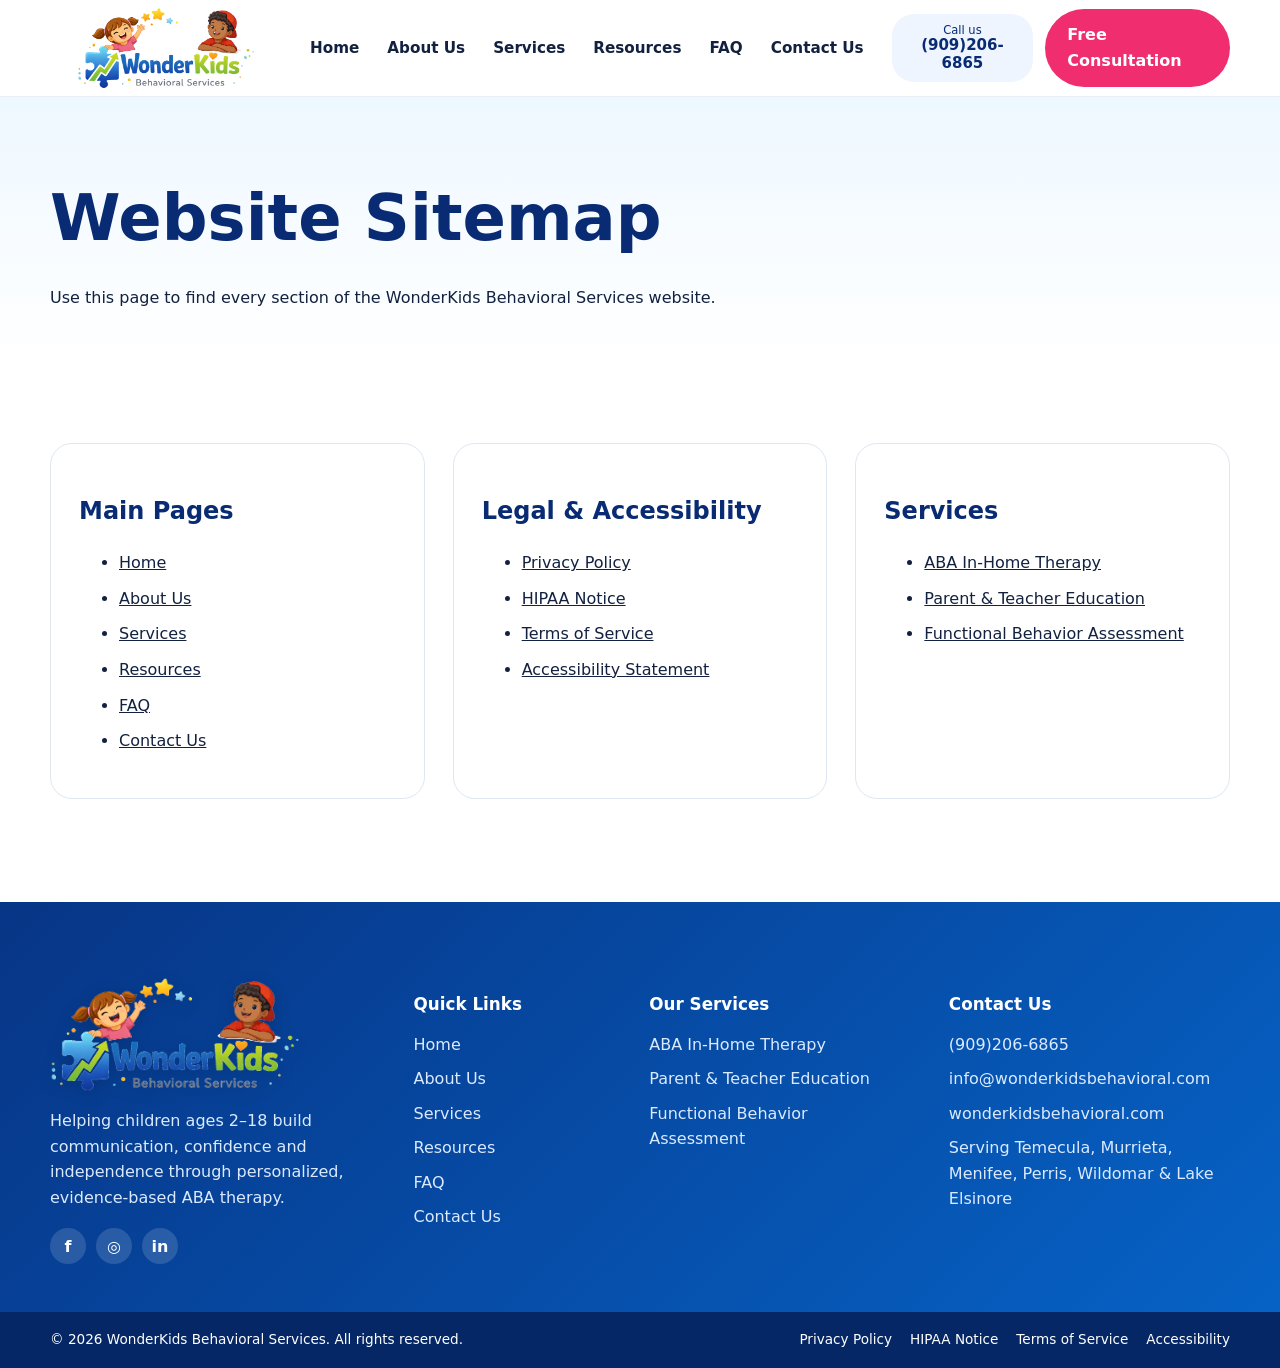
<file: sitemap.html>
<!doctype html>
<html lang="en">
<head><!-- Google tag (gtag.js) -->
<script async src="https://www.googletagmanager.com/gtag/js?id=G-BEHNQ47SXS"></script>
<script>
  window.dataLayer = window.dataLayer || [];
  function gtag(){dataLayer.push(arguments);}
  gtag('js', new Date());

  gtag('config', 'G-BEHNQ47SXS');
</script>

<meta charset="utf-8">
<meta name="viewport" content="width=device-width,initial-scale=1">
<title>Website Sitemap | WonderKids Behavioral Services</title>
<meta name="description" content="Browse all pages on the WonderKids Behavioral Services website.">
<meta name="robots" content="index,follow,max-image-preview:large">
<link rel="canonical" href="https://wonderkidsbehavioral.com/sitemap.html">
<meta property="og:type" content="website">
<meta property="og:title" content="Website Sitemap | WonderKids Behavioral Services">
<meta property="og:description" content="Browse all pages on the WonderKids Behavioral Services website.">
<meta property="og:url" content="https://wonderkidsbehavioral.com/sitemap.html">
<meta property="og:image" content="https://wonderkidsbehavioral.com/assets/hero-pecs.png?v=20260713-2">
<meta name="twitter:card" content="summary_large_image">
<link rel="icon" href="assets/logo.png?v=20260712">
<link rel="stylesheet" href="assets/style.css">
<script defer src="assets/site.js"></script>

</head><body>
<a class="skip-link" href="#main">Skip to main content</a>
<header class="site-header">
  <div class="shell header-inner">
    <a class="brand" href="index.html" aria-label="WonderKids Behavioral Services home"><img src="assets/logo.png?v=20260712" alt="WonderKids Behavioral Services"></a>
    <button class="menu-toggle" aria-expanded="false" aria-controls="main-nav" aria-label="Open navigation"><span></span><span></span><span></span></button>
    <nav id="main-nav" class="main-nav" aria-label="Primary navigation"><a class="nav-link " href="index.html">Home</a><a class="nav-link " href="about.html">About Us</a><a class="nav-link " href="services.html">Services</a><a class="nav-link " href="resources.html">Resources</a><a class="nav-link " href="faq.html">FAQ</a><a class="nav-link " href="contact.html">Contact Us</a></nav>
    <div class="header-cta"><a class="phone-pill" href="tel:+19092066865"><span>Call us</span><strong>(909)206-6865</strong></a><a class="btn btn-pink" href="contact.html">Free Consultation</a></div>
  </div>
</header><main id="main"><section class="legal-hero"><div class="shell"><h1>Website Sitemap</h1><p>Use this page to find every section of the WonderKids Behavioral Services website.</p></div></section><section class="section-pad"><div class="shell sitemap-grid"><div><h2>Main Pages</h2><ul><li><a href="index.html">Home</a></li><li><a href="about.html">About Us</a></li><li><a href="services.html">Services</a></li><li><a href="resources.html">Resources</a></li><li><a href="faq.html">FAQ</a></li><li><a href="contact.html">Contact Us</a></li></ul></div><div><h2>Legal &amp; Accessibility</h2><ul><li><a href="privacy.html">Privacy Policy</a></li><li><a href="hipaa.html">HIPAA Notice</a></li><li><a href="terms.html">Terms of Service</a></li><li><a href="accessibility.html">Accessibility Statement</a></li></ul></div><div><h2>Services</h2><ul><li><a href="services.html#in-home">ABA In-Home Therapy</a></li><li><a href="services.html#training">Parent &amp; Teacher Education</a></li><li><a href="services.html#fba">Functional Behavior Assessment</a></li></ul></div></div></section></main><footer class="site-footer">
<div class="footer-wave" aria-hidden="true"></div>
<div class="shell footer-grid">
  <div class="footer-brand"><img src="assets/logo.png?v=20260712" alt="WonderKids Behavioral Services"><p>Helping children ages 2–18 build communication, confidence and independence through personalized, evidence-based ABA therapy.</p><div class="socials"><a href="#" aria-label="Facebook">f</a><a href="#" aria-label="Instagram">◎</a><a href="#" aria-label="LinkedIn">in</a></div></div>
  <div><h2>Quick Links</h2><ul><li><a href="index.html">Home</a></li><li><a href="about.html">About Us</a></li><li><a href="services.html">Services</a></li><li><a href="resources.html">Resources</a></li><li><a href="faq.html">FAQ</a></li><li><a href="contact.html">Contact Us</a></li></ul></div>
  <div><h2>Our Services</h2><ul><li><a href="services.html#in-home">ABA In-Home Therapy</a></li><li><a href="services.html#training">Parent &amp; Teacher Education</a></li><li><a href="services.html#fba">Functional Behavior Assessment</a></li></ul></div>
  <div><h2>Contact Us</h2><ul class="contact-list"><li><a href="tel:+19092066865">(909)206-6865</a></li><li><a href="mailto:info@wonderkidsbehavioral.com">info@wonderkidsbehavioral.com</a></li><li><a href="https://wonderkidsbehavioral.com">wonderkidsbehavioral.com</a></li><li>Serving Temecula, Murrieta, Menifee, Perris, Wildomar &amp; Lake Elsinore</li></ul></div>
</div>
<div class="footer-bottom"><div class="shell"><span>© 2026 WonderKids Behavioral Services. All rights reserved.</span><div><a href="privacy.html">Privacy Policy</a><a href="hipaa.html">HIPAA Notice</a><a href="terms.html">Terms of Service</a><a href="accessibility.html">Accessibility</a></div></div></div>
</footer>
</body></html>
</file>
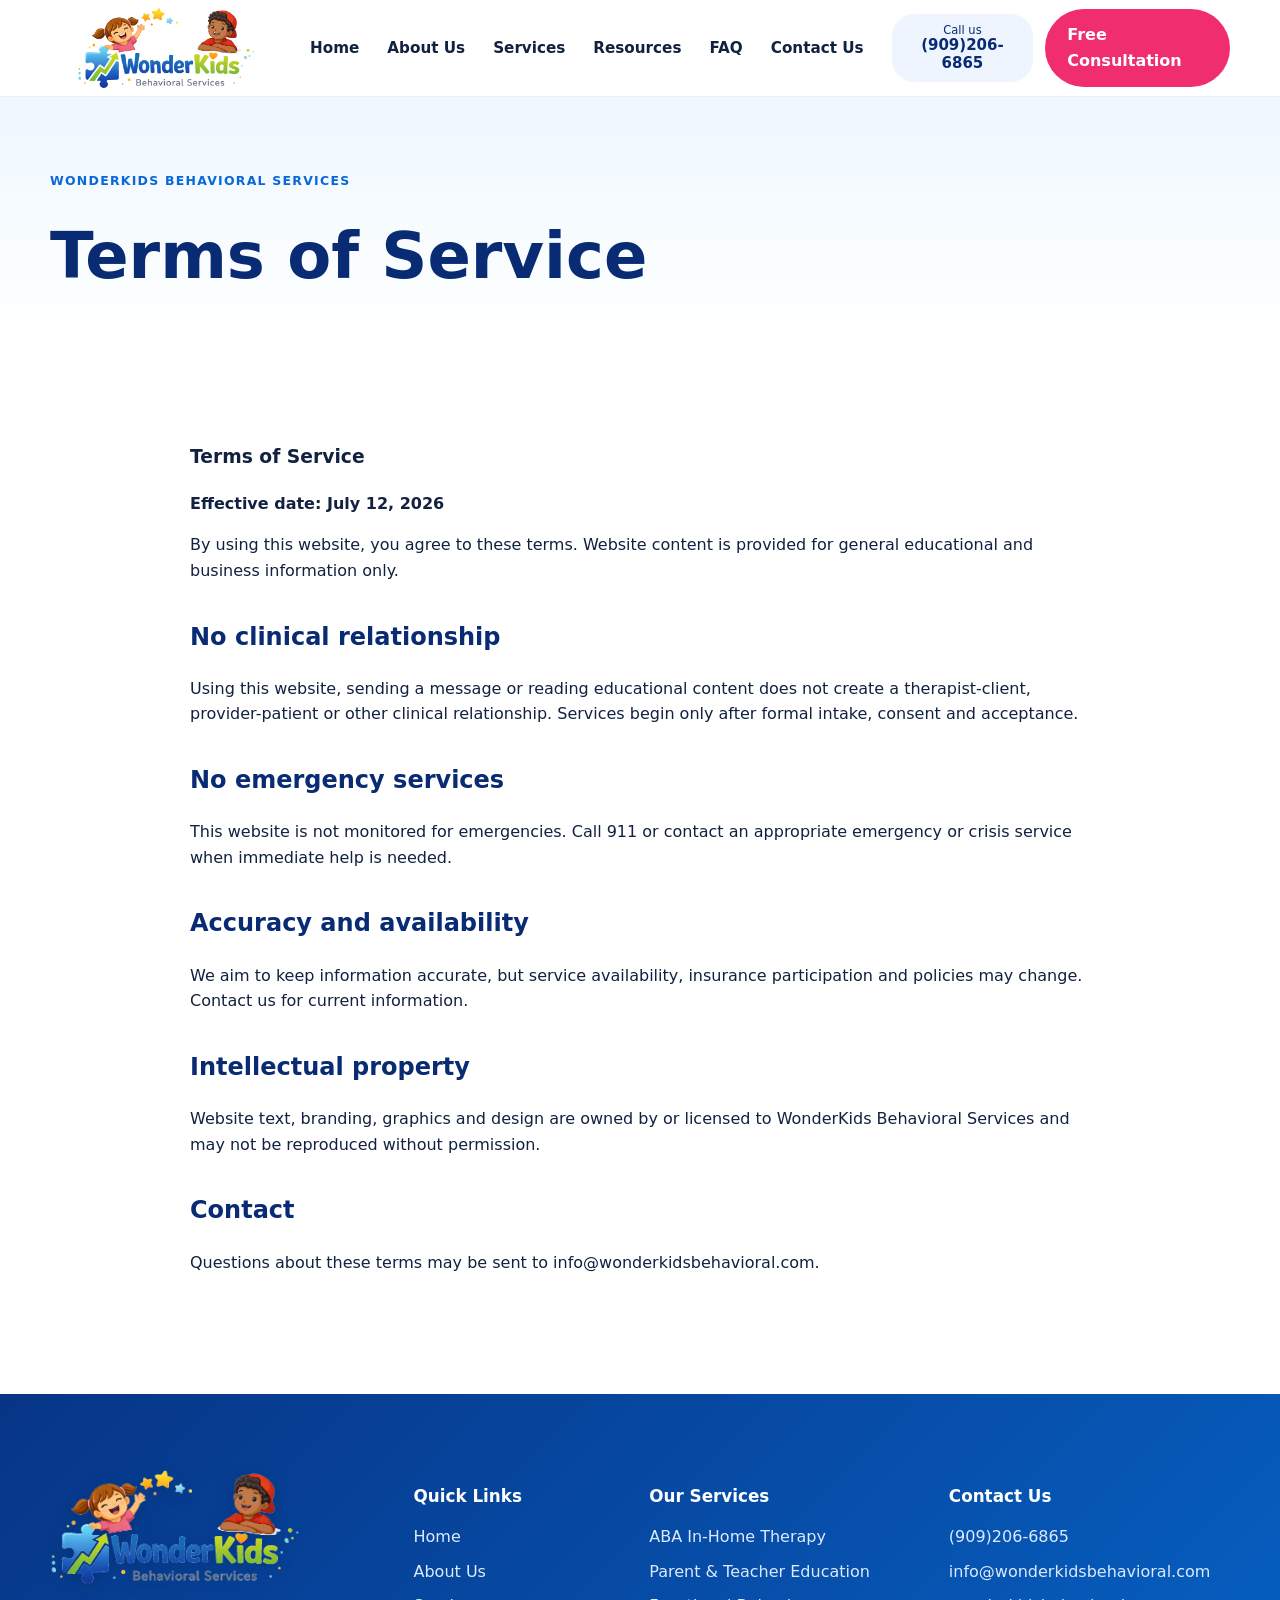
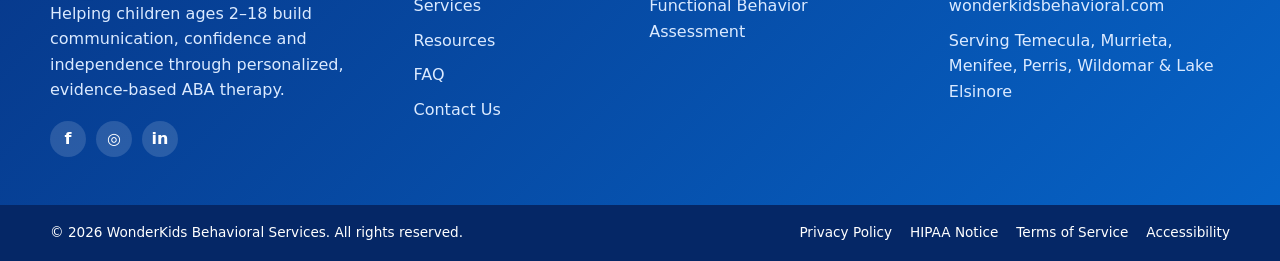
<file: terms.html>
<!doctype html>
<html lang="en">
<head><!-- Google tag (gtag.js) -->
<script async src="https://www.googletagmanager.com/gtag/js?id=G-BEHNQ47SXS"></script>
<script>
  window.dataLayer = window.dataLayer || [];
  function gtag(){dataLayer.push(arguments);}
  gtag('js', new Date());

  gtag('config', 'G-BEHNQ47SXS');
</script>

<meta charset="utf-8">
<meta name="viewport" content="width=device-width,initial-scale=1">
<title>Terms of Service | WonderKids Behavioral Services</title>
<meta name="description" content="Website terms of service for WonderKids Behavioral Services.">
<meta name="robots" content="index,follow,max-image-preview:large">
<link rel="canonical" href="https://wonderkidsbehavioral.com/terms.html">
<meta property="og:type" content="website">
<meta property="og:title" content="Terms of Service | WonderKids Behavioral Services">
<meta property="og:description" content="Website terms of service for WonderKids Behavioral Services.">
<meta property="og:url" content="https://wonderkidsbehavioral.com/terms.html">
<meta property="og:image" content="https://wonderkidsbehavioral.com/assets/hero-pecs.png?v=20260713-2">
<meta name="twitter:card" content="summary_large_image">
<link rel="icon" href="assets/logo.png?v=20260712">
<link rel="stylesheet" href="assets/style.css">
<script defer src="assets/site.js"></script>

</head><body>
<a class="skip-link" href="#main">Skip to main content</a>
<header class="site-header">
  <div class="shell header-inner">
    <a class="brand" href="index.html" aria-label="WonderKids Behavioral Services home"><img src="assets/logo.png?v=20260712" alt="WonderKids Behavioral Services"></a>
    <button class="menu-toggle" aria-expanded="false" aria-controls="main-nav" aria-label="Open navigation"><span></span><span></span><span></span></button>
    <nav id="main-nav" class="main-nav" aria-label="Primary navigation"><a class="nav-link " href="index.html">Home</a><a class="nav-link " href="about.html">About Us</a><a class="nav-link " href="services.html">Services</a><a class="nav-link " href="resources.html">Resources</a><a class="nav-link " href="faq.html">FAQ</a><a class="nav-link " href="contact.html">Contact Us</a></nav>
    <div class="header-cta"><a class="phone-pill" href="tel:+19092066865"><span>Call us</span><strong>(909)206-6865</strong></a><a class="btn btn-pink" href="contact.html">Free Consultation</a></div>
  </div>
</header><main id="main"><section class="legal-hero"><div class="shell"><span class="eyebrow">WonderKids Behavioral Services</span><h1>Terms of Service</h1></div></section><section class="section-pad"><article class="shell legal-copy"><h1>Terms of Service</h1><p><strong>Effective date: July 12, 2026</strong></p><p>By using this website, you agree to these terms. Website content is provided for general educational and business information only.</p><h2>No clinical relationship</h2><p>Using this website, sending a message or reading educational content does not create a therapist-client, provider-patient or other clinical relationship. Services begin only after formal intake, consent and acceptance.</p><h2>No emergency services</h2><p>This website is not monitored for emergencies. Call 911 or contact an appropriate emergency or crisis service when immediate help is needed.</p><h2>Accuracy and availability</h2><p>We aim to keep information accurate, but service availability, insurance participation and policies may change. Contact us for current information.</p><h2>Intellectual property</h2><p>Website text, branding, graphics and design are owned by or licensed to WonderKids Behavioral Services and may not be reproduced without permission.</p><h2>Contact</h2><p>Questions about these terms may be sent to info@wonderkidsbehavioral.com.</p></article></section></main><footer class="site-footer">
<div class="footer-wave" aria-hidden="true"></div>
<div class="shell footer-grid">
  <div class="footer-brand"><img src="assets/logo.png?v=20260712" alt="WonderKids Behavioral Services"><p>Helping children ages 2–18 build communication, confidence and independence through personalized, evidence-based ABA therapy.</p><div class="socials"><a href="#" aria-label="Facebook">f</a><a href="#" aria-label="Instagram">◎</a><a href="#" aria-label="LinkedIn">in</a></div></div>
  <div><h2>Quick Links</h2><ul><li><a href="index.html">Home</a></li><li><a href="about.html">About Us</a></li><li><a href="services.html">Services</a></li><li><a href="resources.html">Resources</a></li><li><a href="faq.html">FAQ</a></li><li><a href="contact.html">Contact Us</a></li></ul></div>
  <div><h2>Our Services</h2><ul><li><a href="services.html#in-home">ABA In-Home Therapy</a></li><li><a href="services.html#training">Parent &amp; Teacher Education</a></li><li><a href="services.html#fba">Functional Behavior Assessment</a></li></ul></div>
  <div><h2>Contact Us</h2><ul class="contact-list"><li><a href="tel:+19092066865">(909)206-6865</a></li><li><a href="mailto:info@wonderkidsbehavioral.com">info@wonderkidsbehavioral.com</a></li><li><a href="https://wonderkidsbehavioral.com">wonderkidsbehavioral.com</a></li><li>Serving Temecula, Murrieta, Menifee, Perris, Wildomar &amp; Lake Elsinore</li></ul></div>
</div>
<div class="footer-bottom"><div class="shell"><span>© 2026 WonderKids Behavioral Services. All rights reserved.</span><div><a href="privacy.html">Privacy Policy</a><a href="hipaa.html">HIPAA Notice</a><a href="terms.html">Terms of Service</a><a href="accessibility.html">Accessibility</a></div></div></div>
</footer>
</body></html>
</file>
<file: assets/style.css>
:root{--navy:#082b73;--blue:#0967d9;--sky:#eaf7ff;--pink:#ef2d6f;--green:#63b825;--orange:#f58413;--purple:#7a3db9;--ink:#12213f;--muted:#5d6980;--line:#dfe7f1;--white:#fff;--radius:28px;--shadow:0 18px 45px rgba(8,43,115,.12)}*{box-sizing:border-box}html{scroll-behavior:smooth}body{margin:0;font-family:Inter,ui-sans-serif,system-ui,-apple-system,BlinkMacSystemFont,"Segoe UI",sans-serif;color:var(--ink);background:white;line-height:1.6}img{max-width:100%;display:block}a{color:inherit}.shell{width:min(1180px,calc(100% - 40px));margin:auto}.skip-link{position:absolute;left:-9999px}.skip-link:focus{left:16px;top:16px;z-index:1000;background:white;padding:12px 16px;border-radius:10px}.site-header{position:sticky;top:0;z-index:50;background:rgba(255,255,255,.95);backdrop-filter:blur(14px);border-bottom:1px solid rgba(8,43,115,.08)}.header-inner{height:96px;display:flex;align-items:center;gap:28px}.brand img{width:255px;max-height:82px;object-fit:contain;display:block}.main-nav{display:flex;gap:28px;margin-left:auto}.nav-link{text-decoration:none;font-weight:800;font-size:.95rem;position:relative;padding:35px 0}.nav-link:after{content:"";position:absolute;left:0;right:100%;bottom:20px;height:3px;background:var(--pink);border-radius:99px;transition:.2s}.nav-link:hover:after,.nav-link.active:after{right:0}.header-cta{display:flex;align-items:center;gap:12px}.phone-pill{background:#eef5ff;padding:8px 16px;border-radius:22px;text-decoration:none;text-align:center;color:var(--navy);line-height:1.15}.phone-pill span{display:block;font-size:.72rem}.btn{display:inline-flex;align-items:center;justify-content:center;padding:13px 22px;border-radius:999px;text-decoration:none;font-weight:900;border:0;cursor:pointer;transition:.2s transform,.2s box-shadow}.btn:hover{transform:translateY(-2px);box-shadow:0 10px 24px rgba(8,43,115,.16)}.btn-blue{background:var(--navy);color:white}.btn-pink{background:var(--pink);color:white}.btn-outline{border:2px solid var(--green);color:var(--navy);background:white}.menu-toggle{display:none;background:none;border:0}.menu-toggle span{display:block;width:28px;height:3px;background:var(--navy);margin:5px;border-radius:10px}.section-pad{padding:82px 0}.pale{background:#fbfdff}.sky{background:linear-gradient(180deg,#eff9ff,#e6f6ff)}.hero{overflow:hidden;padding-top:58px}.hero-grid{display:grid;grid-template-columns:.88fr 1.35fr;gap:46px;align-items:center}.eyebrow{display:inline-block;color:var(--blue);font-weight:900;text-transform:uppercase;letter-spacing:.1em;font-size:.78rem;margin-bottom:14px}.hero h1,.page-hero h1{font-size:clamp(2.8rem,5vw,5.25rem);line-height:.98;margin:0 0 16px;color:var(--navy);letter-spacing:-.04em}.color-headline span{display:block;background:none!important;-webkit-background-clip:initial!important}.headline-blue{color:var(--navy)!important}.headline-green{color:var(--green)!important}.headline-pink{color:var(--pink)!important}.headline-orange{color:var(--orange)!important}.hero h2{font-size:1.65rem;margin:0 0 14px;color:var(--navy)}.hero-copy p,.page-hero p,.copy-block p{font-size:1.08rem;color:var(--muted)}.button-row{display:flex;gap:14px;margin-top:28px;flex-wrap:wrap}.hero-media{position:relative}.hero-media>img{border-radius:42% 18% 34% 12% / 18% 28% 16% 28%;box-shadow:var(--shadow);width:100%}.insurance-card{position:absolute;right:16px;bottom:-32px;width:240px;padding:20px;background:#fff9eb;border:1px solid #f6d77e;border-radius:22px;box-shadow:var(--shadow)}.insurance-card strong,.insurance-card span{display:block}.insurance-card a{color:var(--pink);font-weight:800;text-decoration:none;font-size:.9rem}.trust-strip{margin-top:78px;display:grid;grid-template-columns:repeat(5,1fr);border:1px solid var(--line);border-radius:24px;background:white;box-shadow:0 10px 30px rgba(8,43,115,.08);overflow:hidden}.trust-strip div{padding:20px;text-align:center;border-right:1px solid var(--line)}.trust-strip div:last-child{border-right:0}.trust-strip b{display:block;color:var(--navy);font-size:1.02rem}.trust-strip span{font-size:.82rem;color:var(--muted)}.section-heading{text-align:center;max-width:720px;margin:0 auto 40px}.section-heading span{color:var(--blue);font-weight:900;text-transform:uppercase;font-size:.78rem;letter-spacing:.1em}.section-heading h2,.copy-block h2,.local-grid h2,.service-detail h2{font-size:clamp(2.1rem,4vw,3.5rem);line-height:1.08;color:var(--navy);margin:8px 0 14px}.section-heading p{color:var(--muted);font-size:1.06rem}.cards{display:grid;gap:24px}.cards.three{grid-template-columns:repeat(3,1fr)}.cards.four{grid-template-columns:repeat(4,1fr)}.service-card{background:white;border:1px solid var(--line);border-radius:24px;overflow:hidden;box-shadow:0 12px 32px rgba(8,43,115,.07)}.service-card>img{width:100%;height:225px;object-fit:cover}.service-card>div{padding:24px}.service-card h3{font-size:1.42rem;color:var(--navy);margin:0 0 10px}.service-card p{color:var(--muted)}.service-card a{font-weight:900;text-decoration:none}.green a{color:var(--green)}.blue a{color:var(--blue)}.purple a{color:var(--purple)}.icon-badge{display:inline-grid;place-items:center;width:45px;height:45px;border-radius:50%;background:#eef6ff;color:var(--blue);font-weight:900;margin-bottom:12px}.split{display:grid;grid-template-columns:1fr 1fr;gap:56px;align-items:center}.photo-card img{border-radius:34px;box-shadow:var(--shadow);width:100%;min-height:360px;object-fit:cover}.check-list{padding:0;list-style:none}.check-list li{position:relative;padding-left:30px;margin:12px 0}.check-list li:before{content:"✓";position:absolute;left:0;top:0;width:20px;height:20px;border-radius:50%;background:#e9f8df;color:var(--green);display:grid;place-items:center;font-weight:900;font-size:.8rem}.text-link{font-weight:900;color:var(--blue);text-decoration:none}.process-grid{display:grid;grid-template-columns:repeat(6,1fr);gap:18px}.process-grid>div{text-align:center}.process-grid b{display:grid;place-items:center;margin:0 auto 14px;width:62px;height:62px;border-radius:50%;background:white;color:var(--navy);font-size:1.35rem;box-shadow:0 8px 20px rgba(8,43,115,.12)}.process-grid h3{font-size:1rem;color:var(--navy)}.process-grid p{font-size:.88rem;color:var(--muted)}.local-grid{display:grid;grid-template-columns:1.4fr .8fr;gap:46px;align-items:center}.city-chips{display:flex;flex-wrap:wrap;gap:10px;margin-top:20px}.city-chips span{background:#eff7ff;border:1px solid #d6e9ff;color:var(--navy);padding:10px 15px;border-radius:999px;font-weight:800}.cta-card{background:linear-gradient(145deg,#fff7dc,#fffdf6);border:1px solid #f5d781;padding:34px;border-radius:28px}.cta-card h3{font-size:1.7rem;color:var(--navy);margin-top:0}.page-hero{background:linear-gradient(180deg,#f5fbff,#fff);padding:58px 0}.page-hero-grid{display:grid;grid-template-columns:1fr 1fr;gap:50px;align-items:center}.page-hero-grid img{border-radius:36px;max-height:360px;width:100%;object-fit:cover}.page-hero h1{font-size:clamp(2.8rem,5vw,4.7rem)}.stats-panel{display:grid;grid-template-columns:1fr 1fr;gap:16px}.stats-panel div{background:#f4f9ff;border:1px solid #dbeaff;padding:28px;border-radius:22px}.stats-panel b{display:block;font-size:2.2rem;color:var(--blue)}.stats-panel span{color:var(--muted)}.mini-card{padding:28px;border-radius:22px;background:white;border:1px solid var(--line);box-shadow:0 10px 28px rgba(8,43,115,.06)}.mini-card h3{color:var(--navy);font-size:1.3rem}.mini-card p{color:var(--muted)}.service-detail{display:grid;grid-template-columns:.92fr 1.08fr;gap:56px;align-items:center}.service-detail.reverse img{order:2}.service-detail img{border-radius:30px;box-shadow:var(--shadow);width:100%;max-height:460px;object-fit:cover}.service-detail h3{color:var(--navy)}.faq-layout{display:grid;grid-template-columns:320px 1fr;gap:36px;align-items:start}.question-card{position:sticky;top:125px;background:linear-gradient(160deg,#f5edff,#fff);border:1px solid #e9dcff;border-radius:28px;padding:28px}.question-card h2{color:var(--navy);font-size:1.8rem}.question-card>a:not(.btn){display:block;margin:10px 0;color:var(--purple);font-weight:800;word-break:break-word}.question-card .btn{margin-top:18px}.faq-list{display:grid;gap:12px}.faq-item{border:1px solid var(--line);border-radius:18px;background:white;overflow:hidden}.faq-item summary{padding:20px 24px;font-weight:900;color:var(--navy);cursor:pointer;list-style:none;position:relative}.faq-item summary:after{content:"+";position:absolute;right:22px;font-size:1.3rem;color:var(--blue)}.faq-item[open] summary:after{content:"–"}.faq-item div{padding:0 24px 22px;color:var(--muted)}.resource-grid{display:grid;grid-template-columns:repeat(3,1fr);gap:24px}.resource-grid article{padding:30px;border:1px solid var(--line);border-radius:24px;background:white;box-shadow:0 10px 28px rgba(8,43,115,.06)}.resource-grid span{color:var(--pink);font-weight:900;text-transform:uppercase;font-size:.75rem;letter-spacing:.08em}.resource-grid h2{color:var(--navy);font-size:1.4rem}.resource-grid p{color:var(--muted)}.resource-grid a{font-weight:900;color:var(--blue);text-decoration:none}.contact-grid{display:grid;grid-template-columns:1fr 1fr;gap:46px;align-items:start}.contact-cards{display:grid;grid-template-columns:1fr 1fr;gap:16px}.contact-cards article,.insurance-box{padding:24px;border-radius:22px;background:#f7fbff;border:1px solid #deecf8}.contact-cards h2,.insurance-box h2{color:var(--navy);font-size:1.25rem}.contact-cards a{color:var(--blue);font-weight:900;word-break:break-word}.insurance-box{margin-top:16px;background:#fff8e6;border-color:#f5db98}.contact-form{padding:34px;border-radius:28px;background:white;border:1px solid var(--line);box-shadow:var(--shadow)}.contact-form h2{font-size:2rem;color:var(--navy);margin-top:0}.contact-form label{display:block;font-weight:800;color:var(--navy);margin:14px 0}.contact-form input,.contact-form select,.contact-form textarea{width:100%;margin-top:7px;border:1px solid #cfd9e8;border-radius:12px;padding:13px 14px;font:inherit;background:white}.contact-form input:focus,.contact-form select:focus,.contact-form textarea:focus{outline:3px solid #cce7ff;border-color:var(--blue)}.hidden{display:none}.legal-hero{background:linear-gradient(180deg,#eef8ff,#fff);padding:70px 0 34px}.legal-hero h1{font-size:clamp(2.4rem,5vw,4rem);color:var(--navy);margin:0}.legal-copy{max-width:900px}.legal-copy h2{color:var(--navy);margin-top:34px}.legal-copy a{color:var(--blue)}.legal-copy .notice{background:#fff6d8;border:1px solid #efd076;padding:20px;border-radius:18px}.sitemap-grid{display:grid;grid-template-columns:repeat(3,1fr);gap:28px}.sitemap-grid>div{padding:28px;border:1px solid var(--line);border-radius:22px}.sitemap-grid h2{color:var(--navy)}.sitemap-grid li{margin:10px 0}.site-footer{position:relative;background:linear-gradient(135deg,#073586,#0664c8);color:white;margin-top:20px}.footer-wave{position:absolute;top:-44px;left:0;width:100%;height:45px;background:white;clip-path:path("M0,20 C150,55 300,-5 450,20 C600,45 750,-5 900,20 C1050,50 1200,0 1440,18 L1440,60 L0,60 Z");}.footer-grid{display:grid;grid-template-columns:1.25fr .75fr 1fr 1.1fr;gap:44px;padding:76px 0 48px}.footer-brand img{width:250px;filter:drop-shadow(0 4px 8px rgba(0,0,0,.15));background:transparent;border-radius:0;padding:0}.footer-brand p{color:#dbeaff}.site-footer h2{font-size:1.05rem}.site-footer ul{list-style:none;padding:0;margin:0}.site-footer li{margin:9px 0;color:#dbeaff}.site-footer a{text-decoration:none}.socials{display:flex;gap:10px;margin-top:18px}.socials a{display:grid;place-items:center;width:36px;height:36px;border-radius:50%;background:rgba(255,255,255,.14);font-weight:900}.footer-bottom{background:#052766}.footer-bottom .shell{display:flex;justify-content:space-between;gap:20px;padding:17px 0;font-size:.85rem}.footer-bottom a{margin-left:18px}.reveal{opacity:0;transform:translateY(16px);transition:.6s ease}.reveal.visible{opacity:1;transform:none}@media(max-width:1050px){.header-cta{display:none}.main-nav{gap:18px}.hero-grid,.page-hero-grid{grid-template-columns:1fr}.hero-media{margin-top:10px}.trust-strip{grid-template-columns:repeat(3,1fr)}.cards.three,.resource-grid{grid-template-columns:repeat(2,1fr)}.cards.four{grid-template-columns:repeat(2,1fr)}.process-grid{grid-template-columns:repeat(3,1fr)}.footer-grid{grid-template-columns:1fr 1fr}.service-detail{grid-template-columns:1fr}.service-detail.reverse img{order:0}}@media(max-width:760px){.shell{width:min(100% - 28px,1180px)}.header-inner{height:80px}.brand img{width:205px}.menu-toggle{display:block;margin-left:auto}.main-nav{display:none;position:absolute;left:0;right:0;top:80px;background:white;padding:18px 24px;flex-direction:column;border-bottom:1px solid var(--line);box-shadow:0 18px 30px rgba(8,43,115,.12)}.main-nav.open{display:flex}.nav-link{padding:10px 0}.nav-link:after{bottom:2px}.section-pad{padding:58px 0}.hero{padding-top:35px}.hero h1{font-size:3.1rem}.insurance-card{position:relative;right:auto;bottom:auto;width:100%;margin-top:14px}.trust-strip{grid-template-columns:1fr 1fr;margin-top:35px}.trust-strip div{border-bottom:1px solid var(--line)}.cards.three,.cards.four,.resource-grid,.split,.local-grid,.contact-grid,.faq-layout,.sitemap-grid,.contact-cards{grid-template-columns:1fr}.process-grid{grid-template-columns:1fr 1fr}.question-card{position:static}.footer-grid{grid-template-columns:1fr}.footer-bottom .shell{flex-direction:column}.footer-bottom a{margin:0 12px 0 0}.page-hero-grid img{max-height:280px}.service-detail{gap:28px}.service-detail.reverse img{order:0}}

.resource-card{padding:0!important;overflow:hidden}.resource-card>img{width:100%;height:210px;object-fit:cover}.resource-card>div{padding:24px}.city-photo-grid{display:grid;grid-template-columns:repeat(3,1fr);gap:14px;margin-top:24px}.city-photo-grid figure{margin:0;background:#fff;border:1px solid var(--line);border-radius:18px;overflow:hidden;box-shadow:0 8px 22px rgba(8,43,115,.08)}.city-photo-grid img{width:100%;height:125px;object-fit:cover}.city-photo-grid figcaption{padding:10px 12px;text-align:center;font-weight:900;color:var(--navy)}@media(max-width:760px){.city-photo-grid{grid-template-columns:1fr 1fr}.city-photo-grid img{height:110px}}
/* Keep navigation links on one line */
.nav-link {
    white-space: nowrap;
}

/* Slightly reduce spacing between navigation links */
.nav-links {
    gap: 18px !important;
}

/* Make the phone button slightly smaller */
.phone-button,
.phone-pill,
.contact-phone {
    font-size: 15px !important;
    padding: 10px 16px !important;
}
</file>
